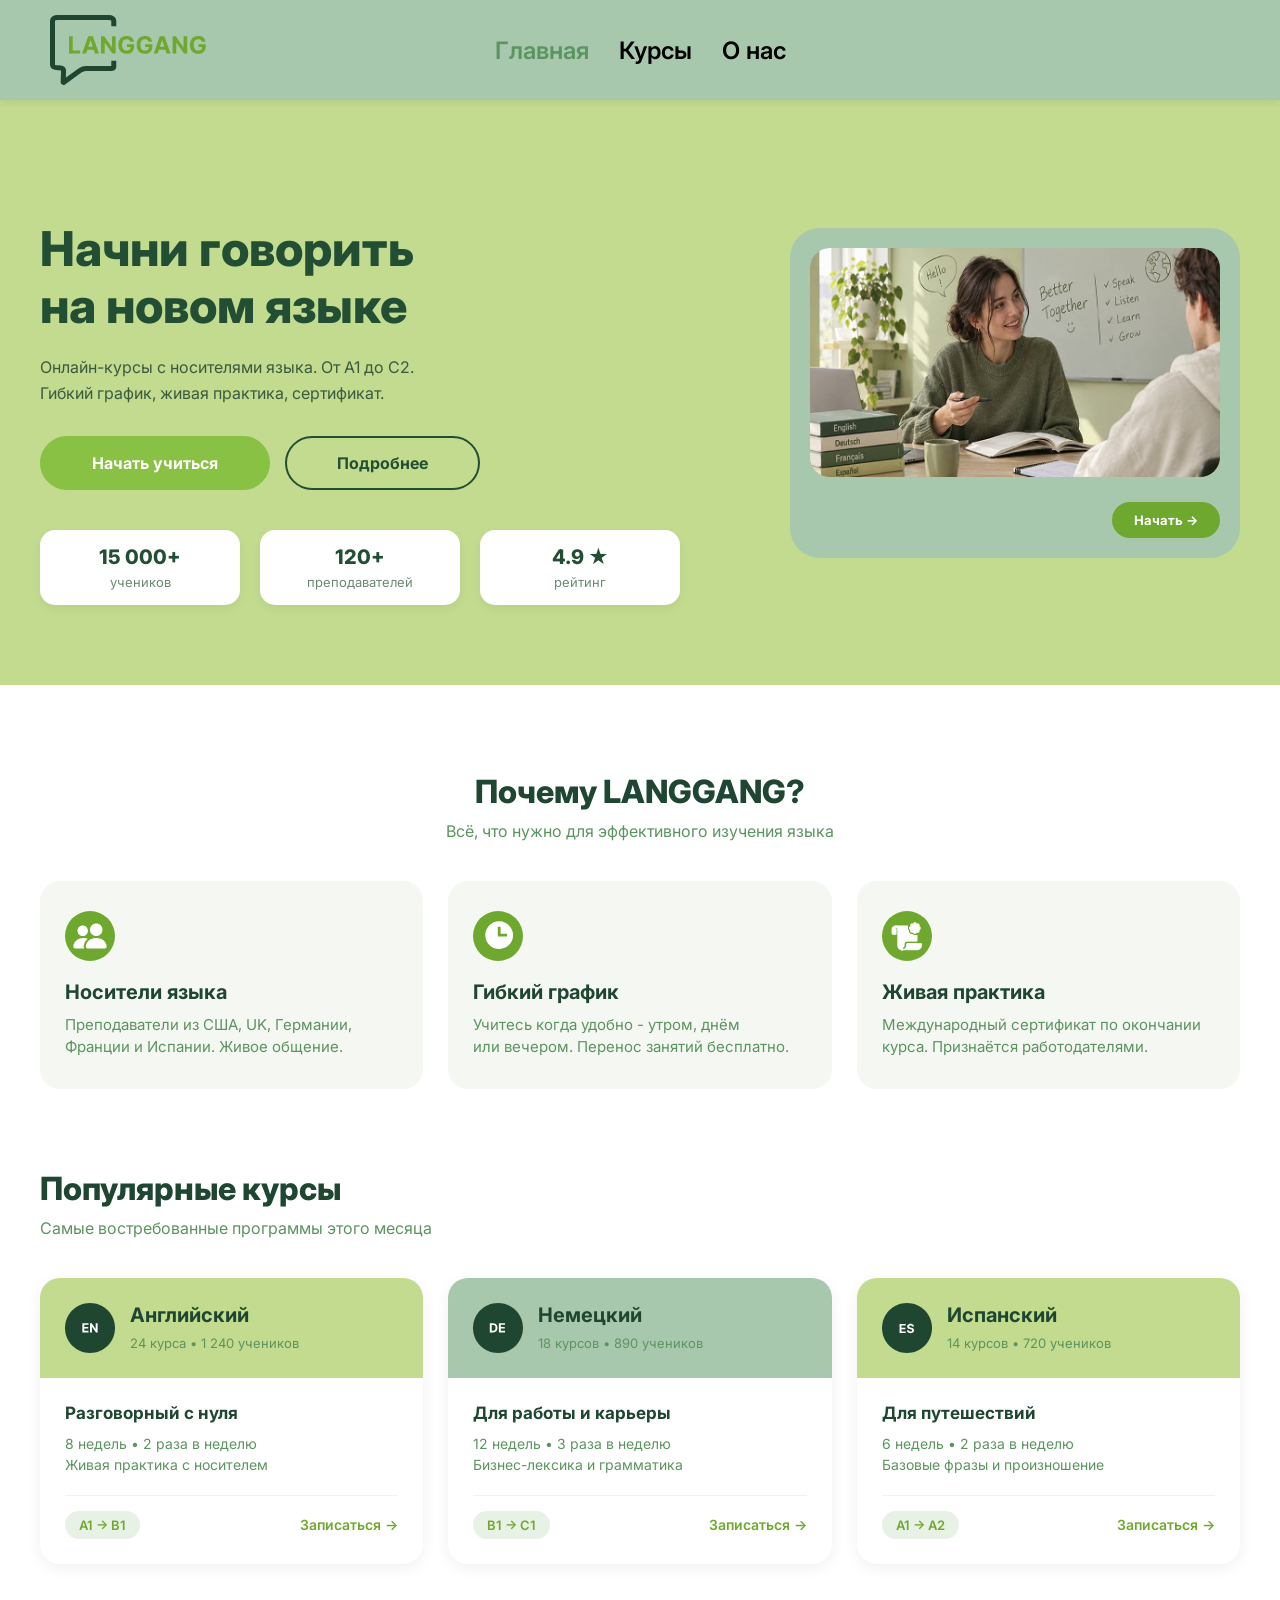
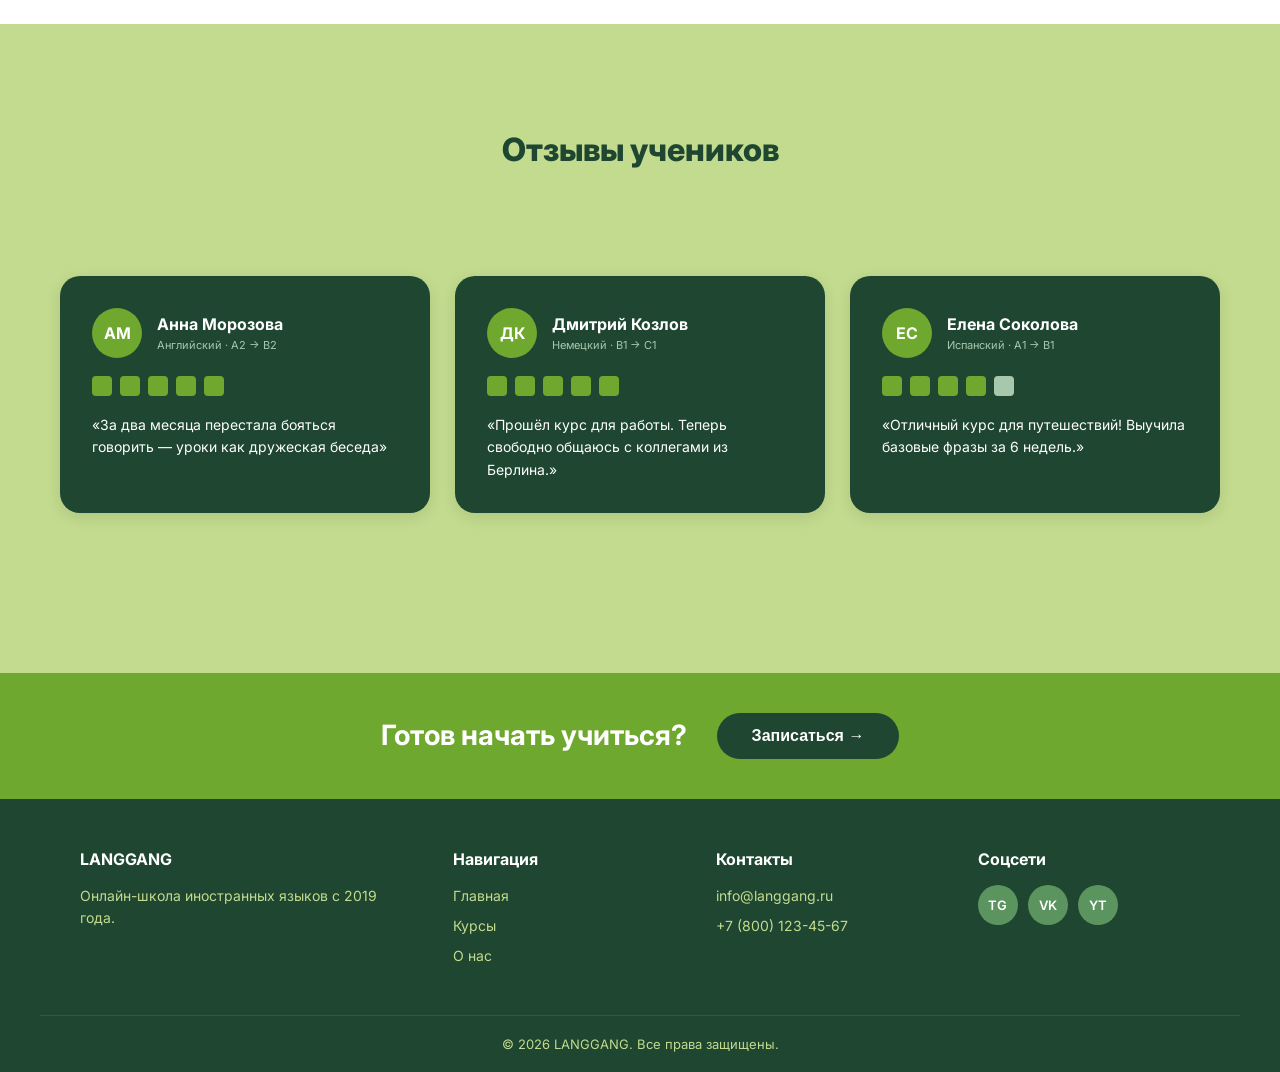
<file: index.html>
<!DOCTYPE html>
<html lang="ru">

<head>
    <meta charset="UTF-8">
    <meta name="viewport" content="width=device-width, initial-scale=1.0">
    <link rel="preconnect" href="https://fonts.googleapis.com">
    <link rel="preconnect" href="https://fonts.gstatic.com" crossorigin>
    <link
        href="https://fonts.googleapis.com/css2?family=Inter:ital,opsz,wght@0,14..32,100..900;1,14..32,100..900&display=swap"
        rel="stylesheet">
    <title>Главная</title>
    <link rel="stylesheet" href="css/style.css">
</head>

<body>
    <header>
        <div class="burger" id="burger">
            <span></span>
            <span></span>
            <span></span>
        </div>
        <div class="logo">
            <span class="logo-icon"></span>
            <img src="img/logo.svg" alt="Логотип">
        </div>
        <nav>
            <ul>
                <li><a href="index.html" class="active">Главная</a></li>
                <li><a href="courses.html">Курсы</a></li>
                <li><a href="about_us.html">О нас</a></li>
            </ul>
        </nav>
    </header>

    <main>
        <section class="banner">
            <div class="container">
                <div class="banner-content">
                    <h1>Начни говорить<br>на новом языке</h1>
                    <p>Онлайн-курсы с носителями языка. От A1 до C2.<br>Гибкий график, живая практика, сертификат.</p>

                    <div class="banner-buttons">
                        <a href="courses.html" class="btn1">Начать учиться</a>
                        <a href="about_us.html" class="btn2">Подробнее</a>
                    </div>

                    <div class="banner-stats">
                        <div class="stat-box">
                            <span class="number">15 000+</span>
                            <span class="label">учеников</span>
                        </div>
                        <div class="stat-box">
                            <span class="number">120+</span>
                            <span class="label">преподавателей</span>
                        </div>
                        <div class="stat-box">
                            <span class="number">4.9 ★</span>
                            <span class="label">рейтинг</span>
                        </div>
                    </div>
                </div>

                <div class="banner-image">
                    <img src="img/1.png" alt="Иллюстрация курса">
                    <a href="courses.html" class="btn-small">Начать &rarr;</a>
                </div>
            </div>
        </section>

        <section class="advantages">

            <div class="title">
                <h2>Почему LANGGANG?</h2>
                <p>Всё, что нужно для эффективного изучения языка</p>
            </div>

            <div class="advantages-container">

                <div class="advantage">
                    <img src="img/language.svg" alt="Преимущество 1">
                    <h3>Носители языка</h3>
                    <p>Преподаватели из США, UK, Германии, <br> Франции и Испании. Живое общение.</p>
                </div>

                <div class="advantage">
                    <img src="img/time.svg" alt="Преимущество 2">
                    <h3>Гибкий график</h3>
                    <p>Учитесь когда удобно - утром, днём <br> или вечером. Перенос занятий бесплатно.</p>
                </div>

                <div class="advantage">
                    <img src="img/sertificate.svg" alt="Преимущество 3">
                    <h3>Живая практика</h3>
                    <p>Международный сертификат по окончании<br>курса. Признаётся работодателями.</p>
                </div>

            </div>

            <div class="container2">

                <div class="title2">
                    <h2>Популярные курсы</h2>
                    <p>Самые востребованные программы этого месяца</p>
                </div>

                <div class="courses-container">

                    <div class="course">
                        <div class="course-header">
                            <img src="img/english.svg" alt="Английский" class="course-icon">
                            <div class="course-title">
                                <h3>Английский</h3>
                                <span>24 курса • 1 240 учеников</span>
                            </div>
                        </div>
                        <div class="course-body">
                            <div class="course-desc">
                                <h4>Разговорный с нуля</h4>
                                <p>8 недель • 2 раза в неделю<br>Живая практика с носителем</p>
                            </div>
                            <div class="course-footer">
                                <span class="level">A1 → B1</span>
                                <a href="courses.html" class="link">Записаться &rarr;</a>
                            </div>
                        </div>
                    </div>

                    <div class="course">
                        <div class="de">
                            <div class="course-header">
                                <img src="img/de.svg" alt="Немецкий" class="course-icon">
                                <div class="course-title">
                                    <h3>Немецкий</h3>
                                    <span>18 курсов • 890 учеников</span>
                                </div>
                            </div>
                        </div>
                        <div class="course-body">
                            <div class="course-desc">
                                <h4>Для работы и карьеры</h4>
                                <p>12 недель • 3 раза в неделю<br>Бизнес-лексика и грамматика</p>
                            </div>
                            <div class="course-footer">
                                <span class="level">B1 → C1</span>
                                <a href="courses.html" class="link">Записаться &rarr;</a>
                            </div>
                        </div>
                    </div>

                    <div class="course">
                        <div class="course-header">
                            <img src="img/es.svg" alt="Испанский" class="course-icon">
                            <div class="course-title">
                                <h3>Испанский</h3>
                                <span>14 курсов • 720 учеников</span>
                            </div>
                        </div>
                        <div class="course-body">
                            <div class="course-desc">
                                <h4>Для путешествий</h4>
                                <p>6 недель • 2 раза в неделю<br>Базовые фразы и произношение</p>
                            </div>
                            <div class="course-footer">
                                <span class="level">A1 → A2</span>
                                <a href="course.html" class="link">Записаться &rarr;</a>
                            </div>
                        </div>
                    </div>

                </div>

            </div>

        </section>


        <section class="reviews">
            <div class="container">
                <h2>Отзывы учеников</h2>

                <div class="reviews">
                    <div class="review-card">
                        <div class="review-header">
                            <div class="avatar">АМ</div>
                            <div class="reviewer-info">
                                <h3>Анна Морозова</h3>
                                <p>Английский · A2 → B2</p>
                            </div>
                        </div>
                        <div class="rating">
                            <span class="square"></span>
                            <span class="square"></span>
                            <span class="square"></span>
                            <span class="square"></span>
                            <span class="square"></span>
                        </div>
                        <p class="text">«За два месяца перестала бояться говорить — уроки как дружеская беседа»</p>
                    </div>

                    <div class="review-card">
                        <div class="review-header">
                            <div class="avatar">ДК</div>
                            <div class="reviewer-info">
                                <h3>Дмитрий Козлов</h3>
                                <p>Немецкий · B1 → C1</p>
                            </div>
                        </div>
                        <div class="rating">
                            <span class="square"></span>
                            <span class="square"></span>
                            <span class="square"></span>
                            <span class="square"></span>
                            <span class="square"></span>
                        </div>
                        <p class="text">«Прошёл курс для работы. Теперь свободно общаюсь с коллегами из Берлина.»</p>
                    </div>

                    <div class="review-card">
                        <div class="review-header">
                            <div class="avatar">ЕС</div>
                            <div class="reviewer-info">
                                <h3>Елена Соколова</h3>
                                <p>Испанский · A1 → B1</p>
                            </div>
                        </div>
                        <div class="rating">
                            <span class="square"></span>
                            <span class="square"></span>
                            <span class="square"></span>
                            <span class="square"></span>
                            <span class=" square square-last"></span>
                        </div>
                        <p class="text">«Отличный курс для путешествий! Выучила базовые фразы за 6 недель.»</p>
                    </div>
                </div>
            </div>
        </section>

        <section class="container-record">
            <div class="text2">
                <h2>Готов начать учиться?</h2>
                <button class="btn-record">Записаться →</button>
            </div>

        </section>
    </main>

    <footer>
        <div class="footer-container">
            <div class="footer-colum footer-info">
                <h3 class="footer-logo">LANGGANG</h3>
                <p>Онлайн-школа иностранных языков с 2019 года.</p>
            </div>

            <div class="footer-colum">
                <h3>Навигация</h3>
                <nav>
                    <ul>
                        <li><a href="index.html">Главная</a></li>
                        <li><a href="courses.html">Курсы</a></li>
                        <li><a href="about_us.html">О нас</a></li>
                    </ul>
                </nav>
            </div>

            <div class="footer-colum">
                <h3>Контакты</h3>
                <ul class="footer-contacts">
                    <li><a href="mailto:info@langgang.ru">info@langgang.ru</a></li>
                    <li><a href="tel:+78001234567">+7 (800) 123-45-67</a></li>
                </ul>
            </div>

            <div class="footer-colum">
                <h3>Соцсети</h3>
                <div class="social-icons">
                    <a href="#" class="social-icon">TG</a>
                    <a href="#" class="social-icon">VK</a>
                    <a href="#" class="social-icon">YT</a>
                </div>
            </div>
        </div>

        <div class="footer-bottom">
            <p>© 2026 LANGGANG. Все права защищены.</p>
        </div>
    </footer>

    <script>
    document.getElementById('burger').onclick = function () {
        document.querySelector('header nav').classList.toggle('open');
    };

    document.querySelectorAll('.footer-colum > h3').forEach(function (h) {
        h.onclick = function () {
            h.parentElement.classList.toggle('open');
        };
    });
</script>
</body>

</html>
</file>
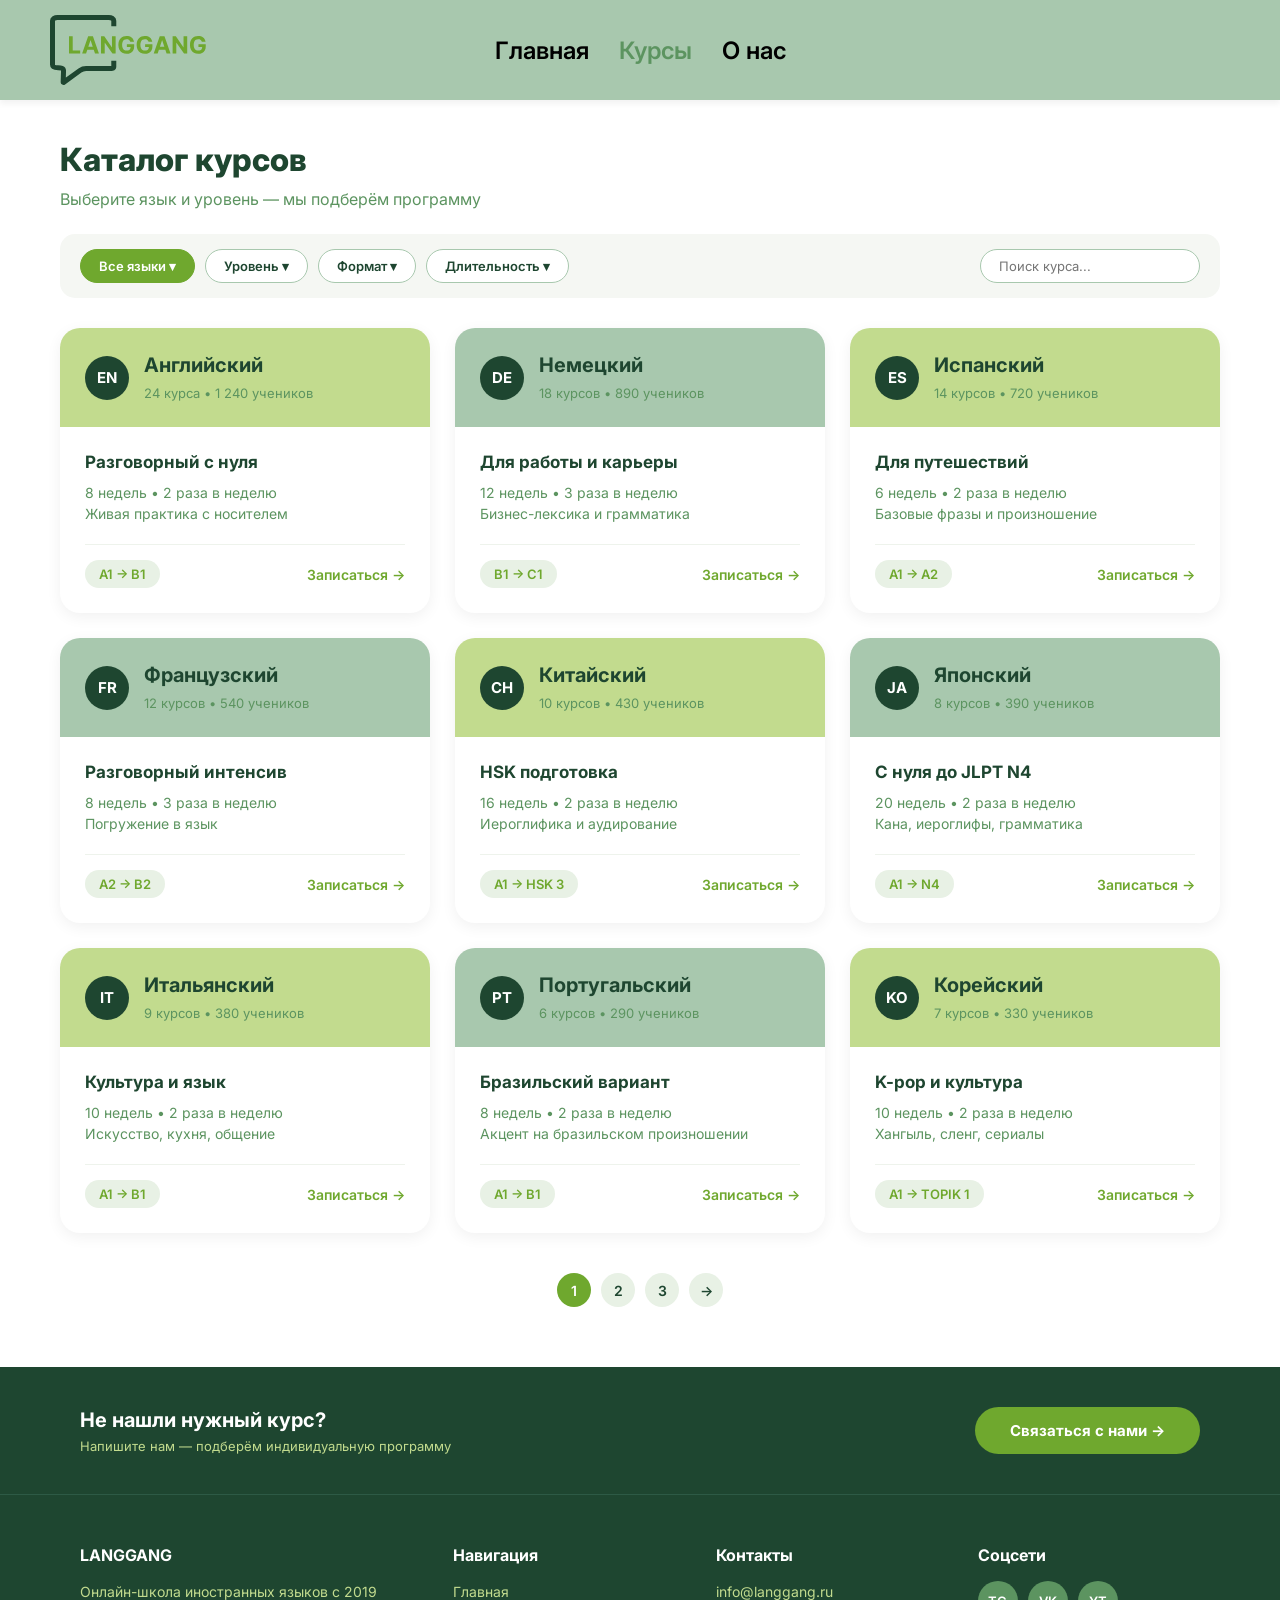
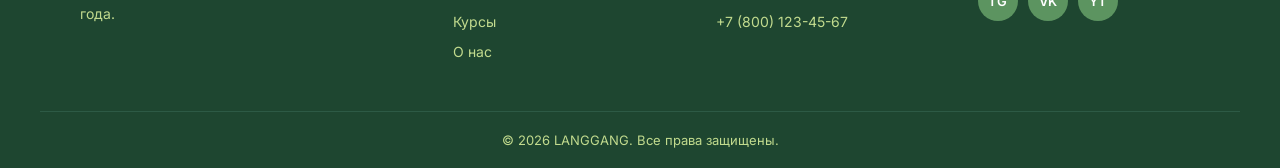
<file: 2.html>
<!DOCTYPE html>
<html lang="en">

<head>
    <meta charset="UTF-8">
    <meta name="viewport" content="width=device-width, initial-scale=1.0">
    <title> Курсы</title>
    <link rel="stylesheet" href="css/style.css">
    <link rel="preconnect" href="https://fonts.googleapis.com">
    <link rel="preconnect" href="https://fonts.gstatic.com" crossorigin>
    <link
        href="https://fonts.googleapis.com/css2?family=Inter:wght@400;500;700&family=Montserrat:wght@400;600;700&display=swap"
        rel="stylesheet">
</head>

<body>
    <header>
        <div class="burger" id="burger">
            <span></span>
            <span></span>
            <span></span>
        </div>
        <div class="logo">
            <span class="logo-icon"></span>
            <img src="img/logo.svg" alt="Логотип">
        </div>
        <nav>
            <ul>
                <li><a href="index.html">Главная</a></li>
                <li><a href="2.html" class="active">Курсы</a></li>
                <li><a href="4.html">О нас</a></li>
            </ul>
        </nav>
    </header>
    <main>
        <section class="catalog">

            <div class="catalog-head">
                <h1>Каталог курсов</h1>
                <p>Выберите язык и уровень — мы подберём программу</p>
            </div>

            <div class="filters">
                <button class="filter-btn active">Все языки ▾</button>
                <button class="filter-btn">Уровень ▾</button>
                <button class="filter-btn">Формат ▾</button>
                <button class="filter-btn">Длительность ▾</button>
                <input class="search" type="text" placeholder="Поиск курса...">
            </div>

            <div class="catalog-list">

                <div class="course">
                    <div class="course-header">
                        <div class="course-badge">EN</div>
                        <div class="course-title">
                            <h3>Английский</h3>
                            <span>24 курса • 1 240 учеников</span>
                        </div>
                    </div>
                    <div class="course-body">
                        <div class="course-desc">
                            <h4>Разговорный с нуля</h4>
                            <p>8 недель • 2 раза в неделю<br>Живая практика с носителем</p>
                        </div>
                        <div class="course-footer">
                            <span class="level">A1 → B1</span>
                            <a href="3.html" class="link">Записаться &rarr;</a>
                        </div>
                    </div>
                </div>

                <div class="course">
                    <div class="course-header">
                        <div class="course-badge">DE</div>
                        <div class="course-title">
                            <h3>Немецкий</h3>
                            <span>18 курсов • 890 учеников</span>
                        </div>
                    </div>
                    <div class="course-body">
                        <div class="course-desc">
                            <h4>Для работы и карьеры</h4>
                            <p>12 недель • 3 раза в неделю<br>Бизнес-лексика и грамматика</p>
                        </div>
                        <div class="course-footer">
                            <span class="level">B1 → C1</span>
                            <a href="#" class="link">Записаться &rarr;</a>
                        </div>
                    </div>
                </div>

                <div class="course">
                    <div class="course-header">
                        <div class="course-badge">ES</div>
                        <div class="course-title">
                            <h3>Испанский</h3>
                            <span>14 курсов • 720 учеников</span>
                        </div>
                    </div>
                    <div class="course-body">
                        <div class="course-desc">
                            <h4>Для путешествий</h4>
                            <p>6 недель • 2 раза в неделю<br>Базовые фразы и произношение</p>
                        </div>
                        <div class="course-footer">
                            <span class="level">A1 → A2</span>
                            <a href="3.html" class="link">Записаться &rarr;</a>
                        </div>
                    </div>
                </div>

                <div class="course">
                    <div class="course-header">
                        <div class="course-badge">FR</div>
                        <div class="course-title">
                            <h3>Французский</h3>
                            <span>12 курсов • 540 учеников</span>
                        </div>
                    </div>
                    <div class="course-body">
                        <div class="course-desc">
                            <h4>Разговорный интенсив</h4>
                            <p>8 недель • 3 раза в неделю<br>Погружение в язык</p>
                        </div>
                        <div class="course-footer">
                            <span class="level">A2 → B2</span>
                            <a href="3.html" class="link">Записаться &rarr;</a>
                        </div>
                    </div>
                </div>

                <div class="course">
                    <div class="course-header">
                        <div class="course-badge">CH</div>
                        <div class="course-title">
                            <h3>Китайский</h3>
                            <span>10 курсов • 430 учеников</span>
                        </div>
                    </div>
                    <div class="course-body">
                        <div class="course-desc">
                            <h4>HSK подготовка</h4>
                            <p>16 недель • 2 раза в неделю<br>Иероглифика и аудирование</p>
                        </div>
                        <div class="course-footer">
                            <span class="level">A1 → HSK 3</span>
                            <a href="3.html" class="link">Записаться &rarr;</a>
                        </div>
                    </div>
                </div>

                <div class="course">
                    <div class="course-header">
                        <div class="course-badge">JA</div>
                        <div class="course-title">
                            <h3>Японский</h3>
                            <span>8 курсов • 390 учеников</span>
                        </div>
                    </div>
                    <div class="course-body">
                        <div class="course-desc">
                            <h4>С нуля до JLPT N4</h4>
                            <p>20 недель • 2 раза в неделю<br>Кана, иероглифы, грамматика</p>
                        </div>
                        <div class="course-footer">
                            <span class="level">A1 → N4</span>
                            <a href="3.html" class="link">Записаться &rarr;</a>
                        </div>
                    </div>
                </div>

                <div class="course">
                    <div class="course-header">
                        <div class="course-badge">IT</div>
                        <div class="course-title">
                            <h3>Итальянский</h3>
                            <span>9 курсов • 380 учеников</span>
                        </div>
                    </div>
                    <div class="course-body">
                        <div class="course-desc">
                            <h4>Культура и язык</h4>
                            <p>10 недель • 2 раза в неделю<br>Искусство, кухня, общение</p>
                        </div>
                        <div class="course-footer">
                            <span class="level">A1 → B1</span>
                            <a href="3.html" class="link">Записаться &rarr;</a>
                        </div>
                    </div>
                </div>

                <div class="course">
                    <div class="course-header">
                        <div class="course-badge">PT</div>
                        <div class="course-title">
                            <h3>Португальский</h3>
                            <span>6 курсов • 290 учеников</span>
                        </div>
                    </div>
                    <div class="course-body">
                        <div class="course-desc">
                            <h4>Бразильский вариант</h4>
                            <p>8 недель • 2 раза в неделю<br>Акцент на бразильском произношении</p>
                        </div>
                        <div class="course-footer">
                            <span class="level">A1 → B1</span>
                            <a href="3.html" class="link">Записаться &rarr;</a>
                        </div>
                    </div>
                </div>

                <div class="course">
                    <div class="course-header">
                        <div class="course-badge">KO</div>
                        <div class="course-title">
                            <h3>Корейский</h3>
                            <span>7 курсов • 330 учеников</span>
                        </div>
                    </div>
                    <div class="course-body">
                        <div class="course-desc">
                            <h4>K-pop и культура</h4>
                            <p>10 недель • 2 раза в неделю<br>Хангыль, сленг, сериалы</p>
                        </div>
                        <div class="course-footer">
                            <span class="level">A1 → TOPIK 1</span>
                            <a href="3.html" class="link">Записаться &rarr;</a>
                        </div>
                    </div>
                </div>

            </div>

            <div class="pagination">
                <a href="#" class="page active">1</a>
                <a href="#" class="page">2</a>
                <a href="#" class="page">3</a>
                <a href="#" class="page">&rarr;</a>
            </div>

        </section>

        <section class="cta">
            <div class="cta-container">
                <div class="cta-text">
                    <h2>Не нашли нужный курс?</h2>
                    <p>Напишите нам — подберём индивидуальную программу</p>
                </div>
                <a href="4.html" class="btn-cta">Связаться с нами &rarr;</a>
            </div>
        </section>
    </main>
    <footer>
        <div class="footer-container">
            <div class="footer-colum footer-info">
                <h3 class="footer-logo">LANGGANG</h3>
                <p>Онлайн-школа иностранных языков с 2019 года.</p>
            </div>

            <div class="footer-colum">
                <h3>Навигация</h3>
                <nav>
                    <ul>
                        <li><a href="index.html">Главная</a></li>
                        <li><a href="2.html">Курсы</a></li>
                        <li><a href="4.html">О нас</a></li>
                    </ul>
                </nav>
            </div>

            <div class="footer-colum">
                <h3>Контакты</h3>
                <ul class="footer-contacts">
                    <li><a href="mailto:info@langgang.ru">info@langgang.ru</a></li>
                    <li><a href="tel:+78001234567">+7 (800) 123-45-67</a></li>
                </ul>
            </div>

            <div class="footer-colum">
                <h3>Соцсети</h3>
                <div class="social-icons">
                    <a href="#" class="social-icon">TG</a>
                    <a href="#" class="social-icon">VK</a>
                    <a href="#" class="social-icon">YT</a>
                </div>
            </div>
        </div>

        <div class="footer-bottom">
            <p>© 2026 LANGGANG. Все права защищены.</p>
        </div>
    </footer>
    <script>
    document.getElementById('burger').onclick = function () {
        document.querySelector('header nav').classList.toggle('open');
    };
</script>
</body>

</html>
</file>
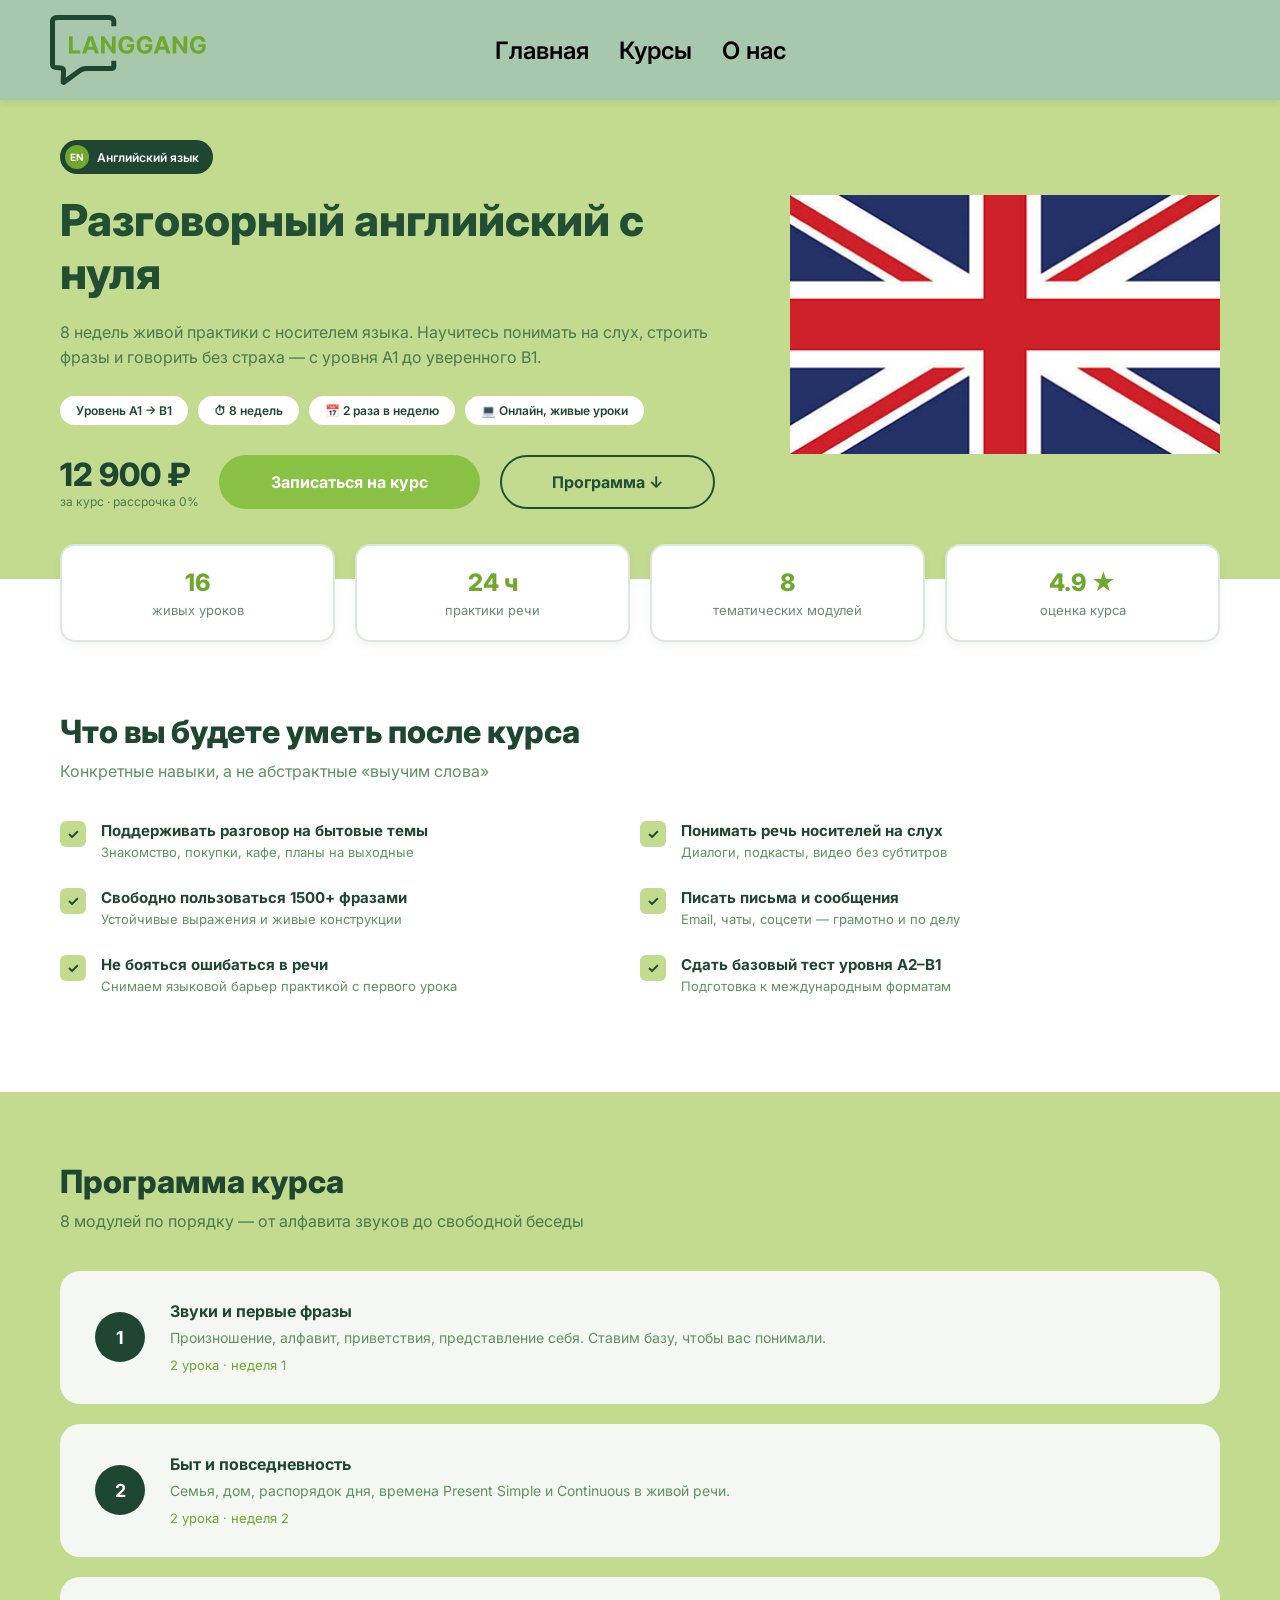
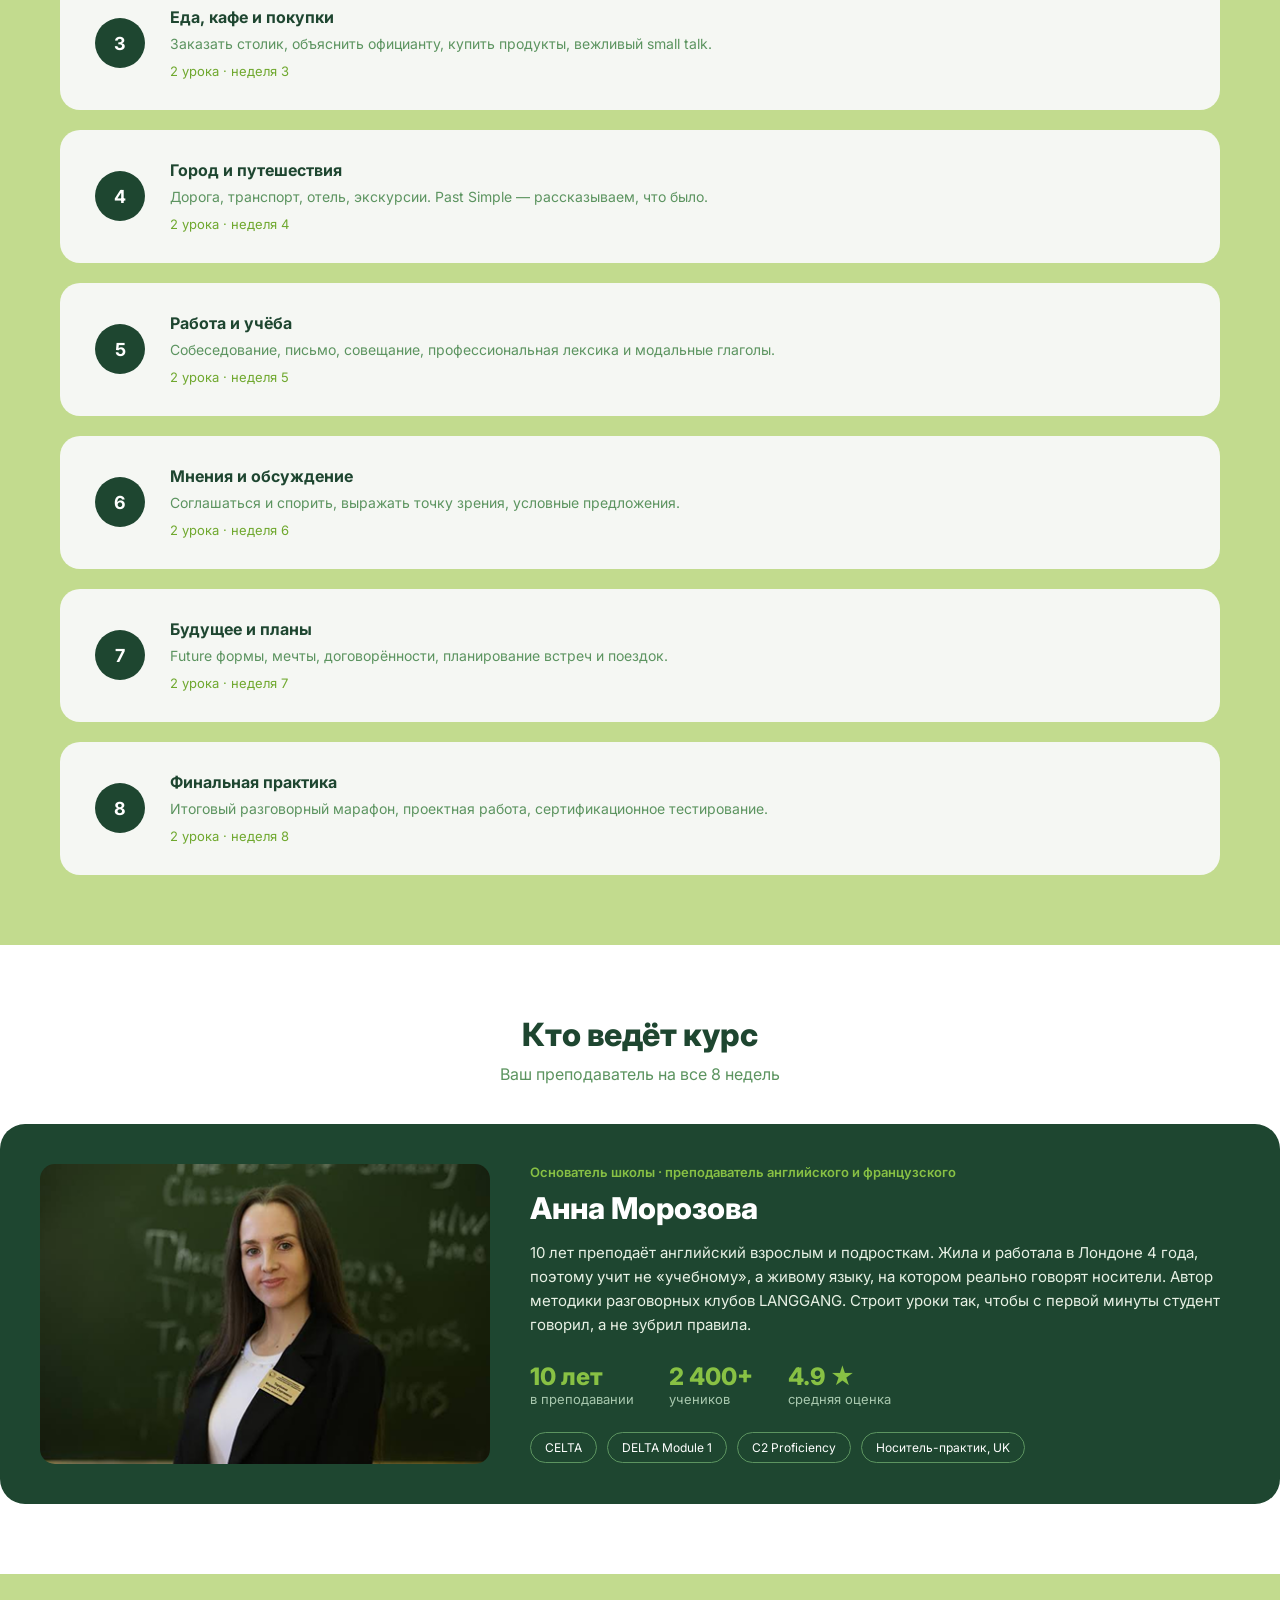
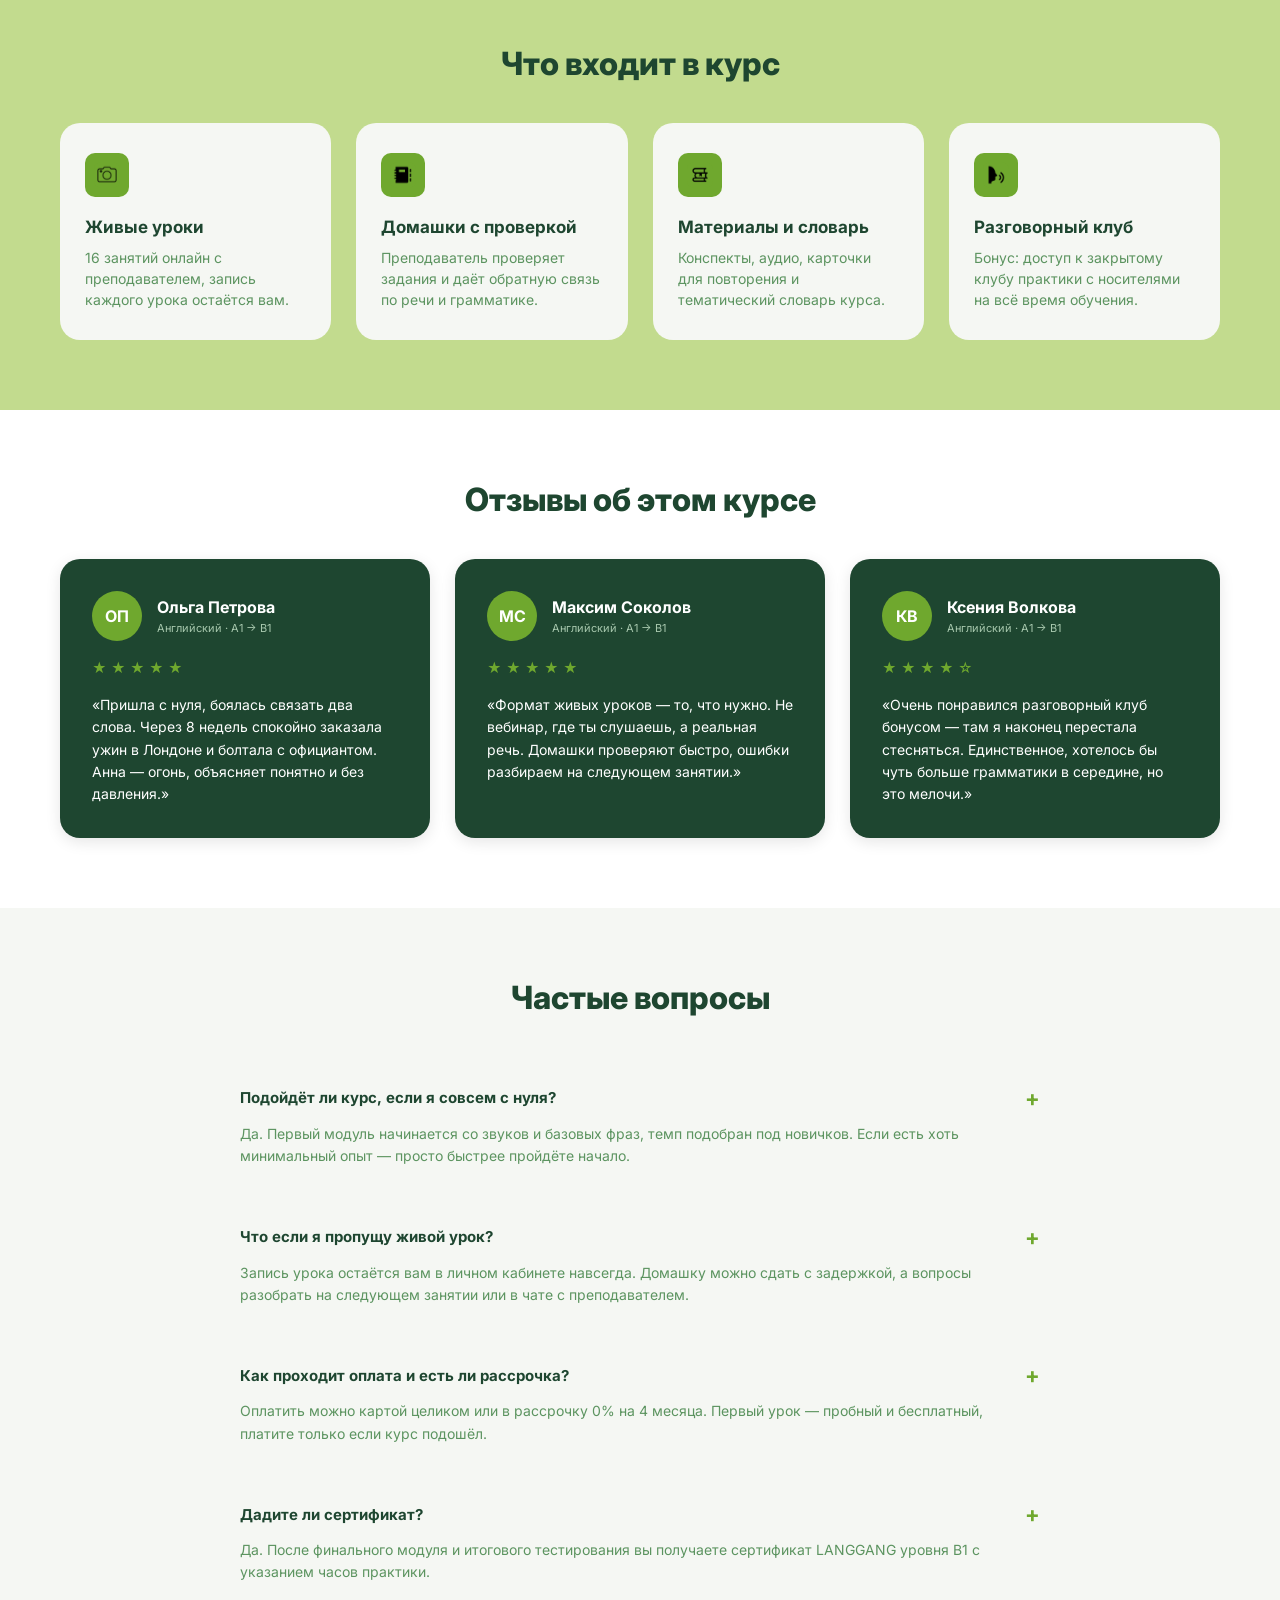
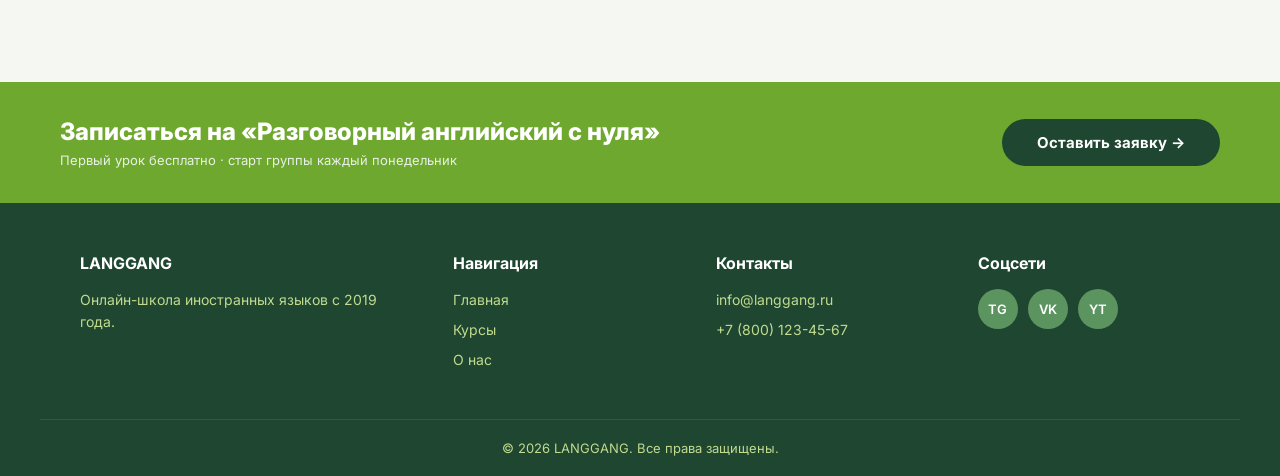
<file: 3.html>
<!DOCTYPE html>
<html lang="en">

<head>
    <meta charset="UTF-8">
    <meta name="viewport" content="width=device-width, initial-scale=1.0">
    <title>Курс</title>
    <link rel="stylesheet" href="css/style.css">
    <link rel="preconnect" href="https://fonts.googleapis.com">
    <link rel="preconnect" href="https://fonts.gstatic.com" crossorigin>
    <link
        href="https://fonts.googleapis.com/css2?family=Inter:wght@400;500;700&family=Montserrat:wght@400;600;700&display=swap"
        rel="stylesheet">
</head>

<body>
    <header>
        <div class="burger" id="burger">
            <span></span>
            <span></span>
            <span></span>
        </div>
        <div class="logo">
            <span class="logo-icon"></span>
            <img src="img/logo.svg" alt="Логотип">
        </div>
        <nav>
            <ul>
                <li><a href="index.html">Главная</a></li>
                <li><a href="2.html">Курсы</a></li>
                <li><a href="4.html">О нас</a></li>
            </ul>
        </nav>
    </header>
    <main>
        <section class="c-hero">
            <div class="c-wrap c-hero-inner">
                <div class="c-hero-text">
                    <div class="c-badge">
                        <span class="c-badge-icon">EN</span>
                        Английский язык
                    </div>
                    <h1>Разговорный английский с нуля</h1>
                    <p>8 недель живой практики с носителем языка. Научитесь понимать на слух, строить фразы и
                        говорить без страха — с уровня A1 до уверенного B1.</p>

                    <div class="c-tags">
                        <span class="c-tag">Уровень A1 → B1</span>
                        <span class="c-tag">⏱ 8 недель</span>
                        <span class="c-tag">📅 2 раза в неделю</span>
                        <span class="c-tag">💻 Онлайн, живые уроки</span>
                    </div>

                    <div class="c-buy">
                        <div class="c-price">
                            <div class="c-price-sum">12 900 ₽</div>
                            <div class="c-price-note">за курс · рассрочка 0%</div>
                        </div>
                        <a href="#" class="btn1">Записаться на курс</a>
                        <a href="#program" class="btn2">Программа ↓</a>
                    </div>
                </div>

                <img class="c-hero-img" src="img/uk.png" alt="Флаг Великобритании">
            </div>
        </section>

        <div class="c-wrap c-stats">
            <div class="c-stat">
                <div class="c-stat-num">16</div>
                <div class="c-stat-label">живых уроков</div>
            </div>
            <div class="c-stat">
                <div class="c-stat-num">24 ч</div>
                <div class="c-stat-label">практики речи</div>
            </div>
            <div class="c-stat">
                <div class="c-stat-num">8</div>
                <div class="c-stat-label">тематических модулей</div>
            </div>
            <div class="c-stat">
                <div class="c-stat-num">4.9 ★</div>
                <div class="c-stat-label">оценка курса</div>
            </div>
        </div>

        <section class="c-section">
            <div class="c-wrap">
                <h2 class="c-title">Что вы будете уметь после курса</h2>
                <p class="c-subtitle">Конкретные навыки, а не абстрактные «выучим слова»</p>

                <div class="c-outcomes">
                    <div class="c-outcome">
                        <span class="c-check">✓</span>
                        <div>
                            <h3>Поддерживать разговор на бытовые темы</h3>
                            <p>Знакомство, покупки, кафе, планы на выходные</p>
                        </div>
                    </div>
                    <div class="c-outcome">
                        <span class="c-check">✓</span>
                        <div>
                            <h3>Понимать речь носителей на слух</h3>
                            <p>Диалоги, подкасты, видео без субтитров</p>
                        </div>
                    </div>
                    <div class="c-outcome">
                        <span class="c-check">✓</span>
                        <div>
                            <h3>Свободно пользоваться 1500+ фразами</h3>
                            <p>Устойчивые выражения и живые конструкции</p>
                        </div>
                    </div>
                    <div class="c-outcome">
                        <span class="c-check">✓</span>
                        <div>
                            <h3>Писать письма и сообщения</h3>
                            <p>Email, чаты, соцсети — грамотно и по делу</p>
                        </div>
                    </div>
                    <div class="c-outcome">
                        <span class="c-check">✓</span>
                        <div>
                            <h3>Не бояться ошибаться в речи</h3>
                            <p>Снимаем языковой барьер практикой с первого урока</p>
                        </div>
                    </div>
                    <div class="c-outcome">
                        <span class="c-check">✓</span>
                        <div>
                            <h3>Сдать базовый тест уровня A2–B1</h3>
                            <p>Подготовка к международным форматам</p>
                        </div>
                    </div>
                </div>
            </div>
        </section>

        <section class="c-section c-green" id="program">
            <div class="c-wrap">
                <h2 class="c-title">Программа курса</h2>
                <p class="c-subtitle">8 модулей по порядку — от алфавита звуков до свободной беседы</p>

                <div class="c-program">
                    <div class="c-module">
                        <div class="c-module-num">1</div>
                        <div>
                            <h3>Звуки и первые фразы</h3>
                            <p>Произношение, алфавит, приветствия, представление себя. Ставим базу, чтобы вас
                                понимали.</p>
                            <span>2 урока · неделя 1</span>
                        </div>
                    </div>
                    <div class="c-module">
                        <div class="c-module-num">2</div>
                        <div>
                            <h3>Быт и повседневность</h3>
                            <p>Семья, дом, распорядок дня, времена Present Simple и Continuous в живой речи.</p>
                            <span>2 урока · неделя 2</span>
                        </div>
                    </div>
                    <div class="c-module">
                        <div class="c-module-num">3</div>
                        <div>
                            <h3>Еда, кафе и покупки</h3>
                            <p>Заказать столик, объяснить официанту, купить продукты, вежливый small talk.</p>
                            <span>2 урока · неделя 3</span>
                        </div>
                    </div>
                    <div class="c-module">
                        <div class="c-module-num">4</div>
                        <div>
                            <h3>Город и путешествия</h3>
                            <p>Дорога, транспорт, отель, экскурсии. Past Simple — рассказываем, что было.</p>
                            <span>2 урока · неделя 4</span>
                        </div>
                    </div>
                    <div class="c-module">
                        <div class="c-module-num">5</div>
                        <div>
                            <h3>Работа и учёба</h3>
                            <p>Собеседование, письмо, совещание, профессиональная лексика и модальные глаголы.</p>
                            <span>2 урока · неделя 5</span>
                        </div>
                    </div>
                    <div class="c-module">
                        <div class="c-module-num">6</div>
                        <div>
                            <h3>Мнения и обсуждение</h3>
                            <p>Соглашаться и спорить, выражать точку зрения, условные предложения.</p>
                            <span>2 урока · неделя 6</span>
                        </div>
                    </div>
                    <div class="c-module">
                        <div class="c-module-num">7</div>
                        <div>
                            <h3>Будущее и планы</h3>
                            <p>Future формы, мечты, договорённости, планирование встреч и поездок.</p>
                            <span>2 урока · неделя 7</span>
                        </div>
                    </div>
                    <div class="c-module">
                        <div class="c-module-num">8</div>
                        <div>
                            <h3>Финальная практика</h3>
                            <p>Итоговый разговорный марафон, проектная работа, сертификационное тестирование.</p>
                            <span>2 урока · неделя 8</span>
                        </div>
                    </div>
                </div>
            </div>
        </section>

        <section class="c-section">
            <div class="c-wrap">
                <h2 class="c-title c-center">Кто ведёт курс</h2>
                <p class="c-subtitle c-center">Ваш преподаватель на все 8 недель</p>
            </div>

            <div class="c-teacher">
                <img src="img/anna.png" alt="Анна Морозова">
                <div class="c-teacher-info">
                    <div class="c-teacher-role">Основатель школы · преподаватель английского и французского</div>
                    <h3>Анна Морозова</h3>
                    <p>10 лет преподаёт английский взрослым и подросткам. Жила и работала в Лондоне 4 года,
                        поэтому учит не «учебному», а живому языку, на котором реально говорят носители. Автор
                        методики разговорных клубов LANGGANG. Строит уроки так, чтобы с первой минуты студент
                        говорил, а не зубрил правила.</p>

                    <div class="c-teacher-stats">
                        <div>
                            <div class="c-teacher-num">10 лет</div>
                            <div class="c-teacher-label">в преподавании</div>
                        </div>
                        <div>
                            <div class="c-teacher-num">2 400+</div>
                            <div class="c-teacher-label">учеников</div>
                        </div>
                        <div>
                            <div class="c-teacher-num">4.9 ★</div>
                            <div class="c-teacher-label">средняя оценка</div>
                        </div>
                    </div>

                    <div class="c-teacher-tags">
                        <span>CELTA</span>
                        <span>DELTA Module 1</span>
                        <span>C2 Proficiency</span>
                        <span>Носитель-практик, UK</span>
                    </div>
                </div>
            </div>
        </section>
        <section class="c-section c-green">
            <div class="c-wrap">
                <h2 class="c-title c-center">Что входит в курс</h2>

                <div class="c-includes">
                    <div class="c-include">
                        <div class="c-icon"><img src="img/photo.svg" alt="Живые уроки"></div>
                        <h3>Живые уроки</h3>
                        <p>16 занятий онлайн с преподавателем, запись каждого урока остаётся вам.</p>
                    </div>
                    <div class="c-include">
                        <div class="c-icon"><img src="img/homework.svg" alt="Домашки с проверкой"></div>
                        <h3>Домашки с проверкой</h3>
                        <p>Преподаватель проверяет задания и даёт обратную связь по речи и грамматике.</p>
                    </div>
                    <div class="c-include">
                        <div class="c-icon"><img src="img/books.svg" alt="Материалы и словарь"></div>
                        <h3>Материалы и словарь</h3>
                        <p>Конспекты, аудио, карточки для повторения и тематический словарь курса.</p>
                    </div>
                    <div class="c-include">
                        <div class="c-icon"><img src="img/speak.svg" alt="Разговорный клуб"></div>
                        <h3>Разговорный клуб</h3>
                        <p>Бонус: доступ к закрытому клубу практики с носителями на всё время обучения.</p>
                    </div>
                </div>
            </div>
        </section>

        <section class="c-section">
            <div class="c-wrap">
                <h2 class="c-title c-center">Отзывы об этом курсе</h2>

                <div class="c-review-list">
                    <div class="review-card">
                        <div class="review-header">
                            <div class="avatar">ОП</div>
                            <div class="reviewer-info">
                                <h3>Ольга Петрова</h3>
                                <p>Английский · A1 → B1</p>
                            </div>
                        </div>
                        <div class="stars">★★★★★</div>
                        <p class="text">«Пришла с нуля, боялась связать два слова. Через 8 недель спокойно заказала
                            ужин в Лондоне и болтала с официантом. Анна — огонь, объясняет понятно и без
                            давления.»</p>
                    </div>

                    <div class="review-card">
                        <div class="review-header">
                            <div class="avatar">МС</div>
                            <div class="reviewer-info">
                                <h3>Максим Соколов</h3>
                                <p>Английский · A1 → B1</p>
                            </div>
                        </div>
                        <div class="stars">★★★★★</div>
                        <p class="text">«Формат живых уроков — то, что нужно. Не вебинар, где ты слушаешь, а
                            реальная речь. Домашки проверяют быстро, ошибки разбираем на следующем занятии.»</p>
                    </div>

                    <div class="review-card">
                        <div class="review-header">
                            <div class="avatar">КВ</div>
                            <div class="reviewer-info">
                                <h3>Ксения Волкова</h3>
                                <p>Английский · A1 → B1</p>
                            </div>
                        </div>
                        <div class="stars">★★★★☆</div>
                        <p class="text">«Очень понравился разговорный клуб бонусом — там я наконец перестала
                            стесняться. Единственное, хотелось бы чуть больше грамматики в середине, но это
                            мелочи.»</p>
                    </div>
                </div>
            </div>
        </section>

        <section class="c-section c-gray">
            <div class="c-wrap">
                <h2 class="c-title c-center">Частые вопросы</h2>

                <div class="c-faq">
                    <details class="c-faq-item" open>
                        <summary>Подойдёт ли курс, если я совсем с нуля?</summary>
                        <p>Да. Первый модуль начинается со звуков и базовых фраз, темп подобран под новичков. Если
                            есть хоть минимальный опыт — просто быстрее пройдёте начало.</p>
                    </details>
                    <details class="c-faq-item" open>
                        <summary>Что если я пропущу живой урок?</summary>
                        <p>Запись урока остаётся вам в личном кабинете навсегда. Домашку можно сдать с задержкой, а
                            вопросы разобрать на следующем занятии или в чате с преподавателем.</p>
                    </details>
                    <details class="c-faq-item" open>
                        <summary>Как проходит оплата и есть ли рассрочка?</summary>
                        <p>Оплатить можно картой целиком или в рассрочку 0% на 4 месяца. Первый урок — пробный и
                            бесплатный, платите только если курс подошёл.</p>
                    </details>
                    <details class="c-faq-item" open>
                        <summary>Дадите ли сертификат?</summary>
                        <p>Да. После финального модуля и итогового тестирования вы получаете сертификат LANGGANG
                            уровня B1 с указанием часов практики.</p>
                    </details>
                </div>
            </div>
        </section>

        <section class="c-cta">
            <div class="c-wrap c-cta-inner">
                <div>
                    <h2>Записаться на «Разговорный английский с нуля»</h2>
                    <p>Первый урок бесплатно · старт группы каждый понедельник</p>
                </div>
                <a href="#" class="c-cta-btn">Оставить заявку →</a>
            </div>
        </section>


    </main>
    <footer>
        <div class="footer-container">
            <div class="footer-colum footer-info">
                <h3 class="footer-logo">LANGGANG</h3>
                <p>Онлайн-школа иностранных языков с 2019 года.</p>
            </div>

            <div class="footer-colum">
                <h3>Навигация</h3>
                <nav>
                    <ul>
                        <li><a href="index.html">Главная</a></li>
                        <li><a href="2.html">Курсы</a></li>
                        <li><a href="4.html">О нас</a></li>
                    </ul>
                </nav>
            </div>

            <div class="footer-colum">
                <h3>Контакты</h3>
                <ul class="footer-contacts">
                    <li><a href="mailto:info@langgang.ru">info@langgang.ru</a></li>
                    <li><a href="tel:+78001234567">+7 (800) 123-45-67</a></li>
                </ul>
            </div>

            <div class="footer-colum">
                <h3>Соцсети</h3>
                <div class="social-icons">
                    <a href="#" class="social-icon">TG</a>
                    <a href="#" class="social-icon">VK</a>
                    <a href="#" class="social-icon">YT</a>
                </div>
            </div>
        </div>

        <div class="footer-bottom">
            <p>© 2026 LANGGANG. Все права защищены.</p>
        </div>
    </footer>
    <script>
    document.getElementById('burger').onclick = function () {
        document.querySelector('header nav').classList.toggle('open');
    };
</script>
</body>

</html>
</file>
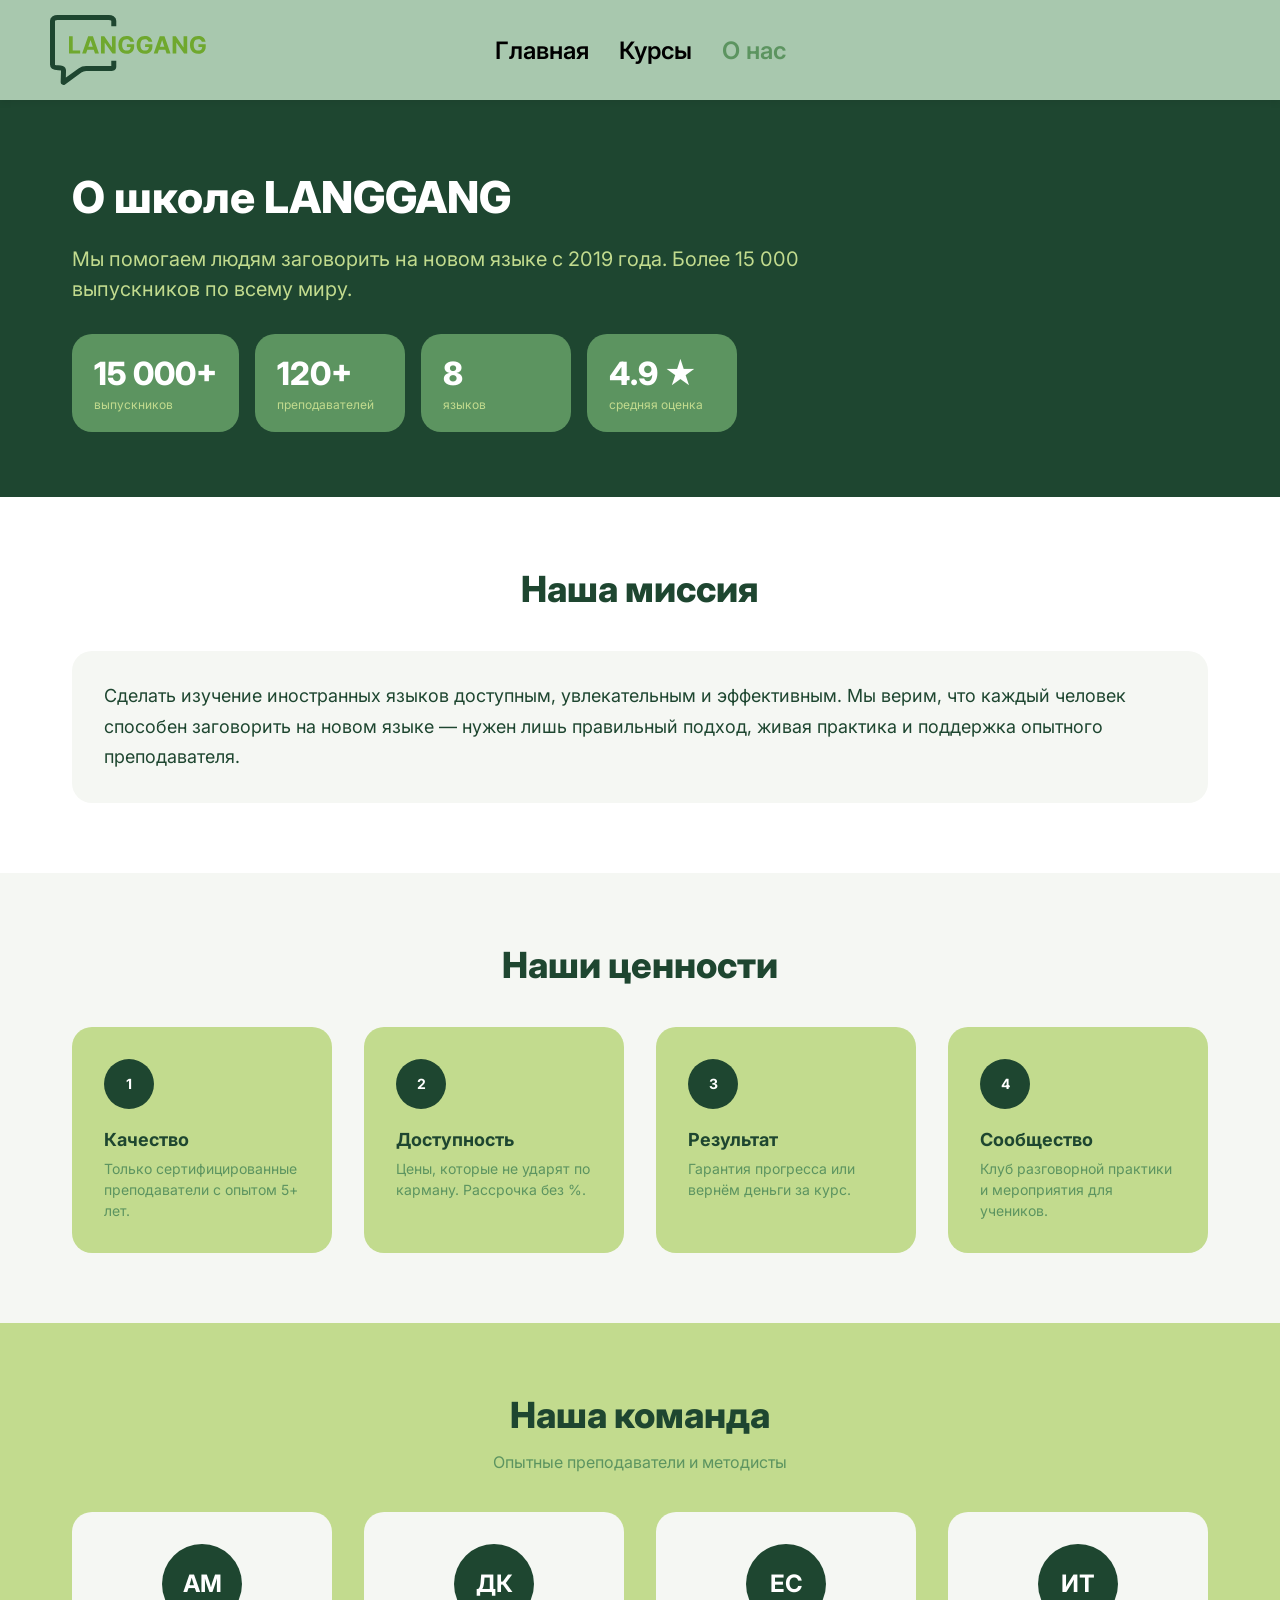
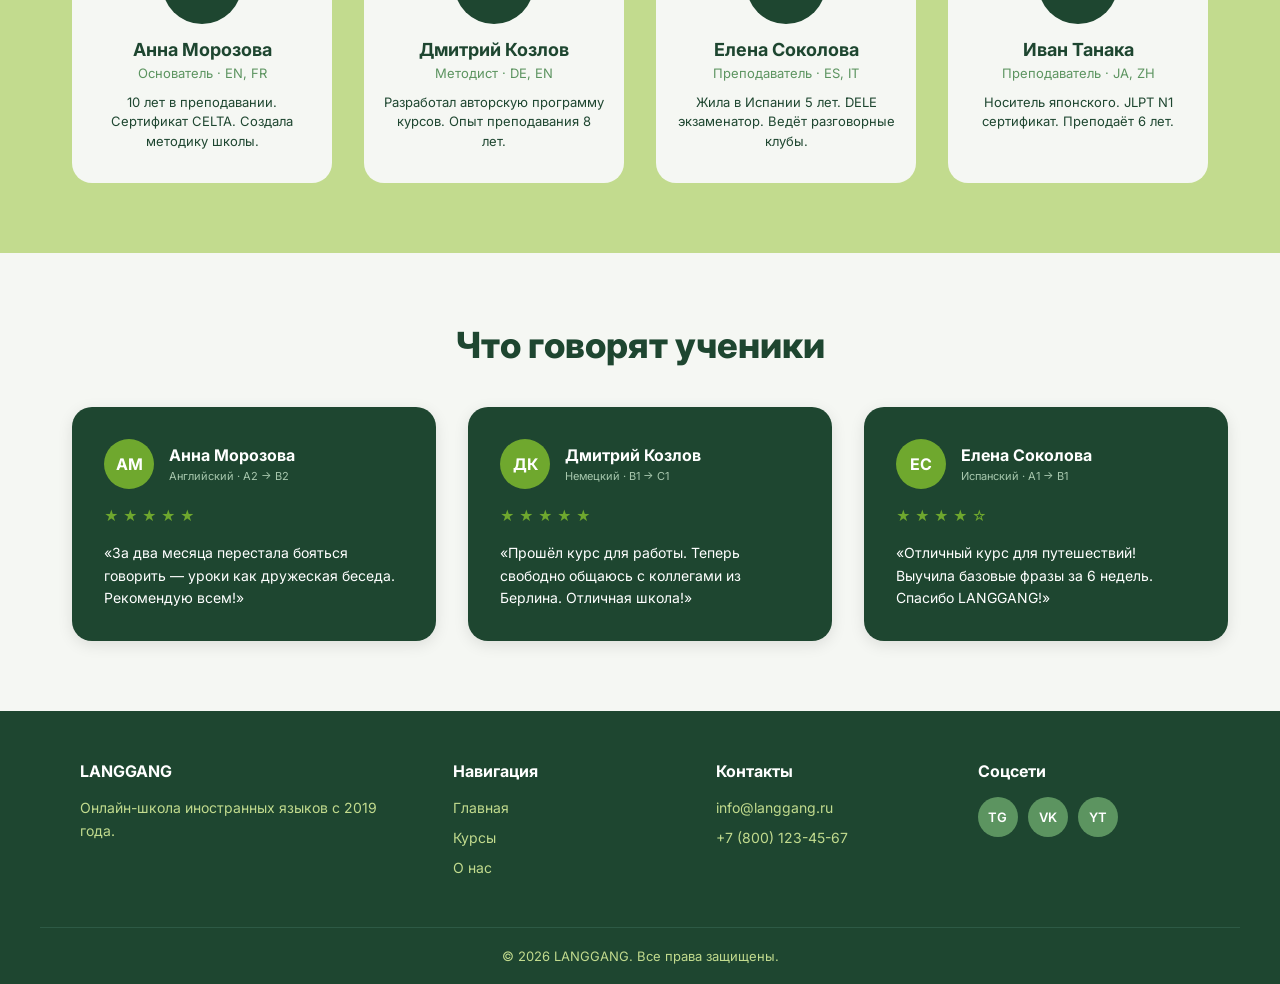
<file: 4.html>
<!DOCTYPE html>
<html lang="en">

<head>
    <meta charset="UTF-8">
    <meta name="viewport" content="width=device-width, initial-scale=1.0">
    <title>О нас</title>
    <link rel="stylesheet" href="css/style.css">
    <link rel="preconnect" href="https://fonts.googleapis.com">
    <link rel="preconnect" href="https://fonts.gstatic.com" crossorigin>
    <link
        href="https://fonts.googleapis.com/css2?family=Inter:wght@400;500;700&family=Montserrat:wght@400;600;700&display=swap"
        rel="stylesheet">
</head>

<body>
    <header>
        <div class="burger" id="burger">
            <span></span>
            <span></span>
            <span></span>
        </div>
        <div class="logo">
            <span class="logo-icon"></span>
            <img src="img/logo.svg" alt="Логотип">
        </div>
        <nav>
            <ul>
                <li><a href="index.html">Главная</a></li>
                <li><a href="2.html">Курсы</a></li>
                <li><a href="4.html" class="active">О нас</a></li>
            </ul>
        </nav>
    </header>
    <main>
        <section class="about-hero">
            <div class="wrap">
                <h1>О школе LANGGANG</h1>
                <p>Мы помогаем людям заговорить на новом языке с 2019 года. Более 15 000 выпускников по всему
                    миру.</p>

                <div class="hero-stats">
                    <div class="hero-stat">
                        <div class="hero-stat-num">15 000+</div>
                        <div class="hero-stat-label">выпускников</div>
                    </div>
                    <div class="hero-stat">
                        <div class="hero-stat-num">120+</div>
                        <div class="hero-stat-label">преподавателей</div>
                    </div>
                    <div class="hero-stat">
                        <div class="hero-stat-num">8</div>
                        <div class="hero-stat-label">языков</div>
                    </div>
                    <div class="hero-stat">
                        <div class="hero-stat-num">4.9 ★</div>
                        <div class="hero-stat-label">средняя оценка</div>
                    </div>
                </div>
            </div>
        </section>

        <section class="mission">
            <div class="wrap">
                <h2 class="section-title">Наша миссия</h2>
                <div class="mission-box">
                    <p>Сделать изучение иностранных языков доступным, увлекательным и эффективным. Мы верим, что
                        каждый человек способен заговорить на новом языке — нужен лишь правильный подход, живая
                        практика и поддержка опытного преподавателя.</p>
                </div>
            </div>
        </section>

        <section class="values">
            <div class="wrap">
                <h2 class="section-title">Наши ценности</h2>

                <div class="values-list">
                    <div class="value-card">
                        <div class="value-num">1</div>
                        <h3>Качество</h3>
                        <p>Только сертифицированные преподаватели с опытом 5+ лет.</p>
                    </div>
                    <div class="value-card">
                        <div class="value-num">2</div>
                        <h3>Доступность</h3>
                        <p>Цены, которые не ударят по карману. Рассрочка без %.</p>
                    </div>
                    <div class="value-card">
                        <div class="value-num">3</div>
                        <h3>Результат</h3>
                        <p>Гарантия прогресса или вернём деньги за курс.</p>
                    </div>
                    <div class="value-card">
                        <div class="value-num">4</div>
                        <h3>Сообщество</h3>
                        <p>Клуб разговорной практики и мероприятия для учеников.</p>
                    </div>
                </div>
            </div>
        </section>

        <section class="team">
            <div class="wrap">
                <h2 class="section-title">Наша команда</h2>
                <p class="section-subtitle">Опытные преподаватели и методисты</p>

                <div class="team-list">
                    <div class="team-card">
                        <div class="team-avatar">АМ</div>
                        <h3>Анна Морозова</h3>
                        <span>Основатель · EN, FR</span>
                        <p>10 лет в преподавании. Сертификат CELTA. Создала методику школы.</p>
                    </div>
                    <div class="team-card">
                        <div class="team-avatar">ДК</div>
                        <h3>Дмитрий Козлов</h3>
                        <span>Методист · DE, EN</span>
                        <p>Разработал авторскую программу курсов. Опыт преподавания 8 лет.</p>
                    </div>
                    <div class="team-card">
                        <div class="team-avatar">ЕС</div>
                        <h3>Елена Соколова</h3>
                        <span>Преподаватель · ES, IT</span>
                        <p>Жила в Испании 5 лет. DELE экзаменатор. Ведёт разговорные клубы.</p>
                    </div>
                    <div class="team-card">
                        <div class="team-avatar">ИТ</div>
                        <h3>Иван Танака</h3>
                        <span>Преподаватель · JA, ZH</span>
                        <p>Носитель японского. JLPT N1 сертификат. Преподаёт 6 лет.</p>
                    </div>
                </div>
            </div>
        </section>

        <section class="students">
            <div class="wrap">
                <h2 class="section-title">Что говорят ученики</h2>

                <div class="students-list">
                    <div class="review-card">
                        <div class="review-header">
                            <div class="avatar">АМ</div>
                            <div class="reviewer-info">
                                <h3>Анна Морозова</h3>
                                <p>Английский · A2 → B2</p>
                            </div>
                        </div>
                        <div class="stars">★★★★★</div>
                        <p class="text">«За два месяца перестала бояться говорить — уроки как дружеская беседа.
                            Рекомендую всем!»</p>
                    </div>

                    <div class="review-card">
                        <div class="review-header">
                            <div class="avatar">ДК</div>
                            <div class="reviewer-info">
                                <h3>Дмитрий Козлов</h3>
                                <p>Немецкий · B1 → C1</p>
                            </div>
                        </div>
                        <div class="stars">★★★★★</div>
                        <p class="text">«Прошёл курс для работы. Теперь свободно общаюсь с коллегами из Берлина.
                            Отличная школа!»</p>
                    </div>

                    <div class="review-card">
                        <div class="review-header">
                            <div class="avatar">ЕС</div>
                            <div class="reviewer-info">
                                <h3>Елена Соколова</h3>
                                <p>Испанский · A1 → B1</p>
                            </div>
                        </div>
                        <div class="stars">★★★★☆</div>
                        <p class="text">«Отличный курс для путешествий! Выучила базовые фразы за 6 недель.
                            Спасибо LANGGANG!»</p>
                    </div>
                </div>
            </div>
        </section>
    </main>
    <footer>
        <div class="footer-container">
            <div class="footer-colum footer-info">
                <h3 class="footer-logo">LANGGANG</h3>
                <p>Онлайн-школа иностранных языков с 2019 года.</p>
            </div>

            <div class="footer-colum">
                <h3>Навигация</h3>
                <nav>
                    <ul>
                        <li><a href="index.html">Главная</a></li>
                        <li><a href="2.html">Курсы</a></li>
                        <li><a href="4.html" class="active">О нас</a></li>
                    </ul>
                </nav>
            </div>

            <div class="footer-colum">
                <h3>Контакты</h3>
                <ul class="footer-contacts">
                    <li><a href="mailto:info@langgang.ru">info@langgang.ru</a></li>
                    <li><a href="tel:+78001234567">+7 (800) 123-45-67</a></li>
                </ul>
            </div>

            <div class="footer-colum">
                <h3>Соцсети</h3>
                <div class="social-icons">
                    <a href="#" class="social-icon">TG</a>
                    <a href="#" class="social-icon">VK</a>
                    <a href="#" class="social-icon">YT</a>
                </div>
            </div>
        </div>

        <div class="footer-bottom">
            <p>© 2026 LANGGANG. Все права защищены.</p>
        </div>
    </footer>

    <script>
    document.getElementById('burger').onclick = function () {
        document.querySelector('header nav').classList.toggle('open');
    };
</script>

</body>

</html>
</file>
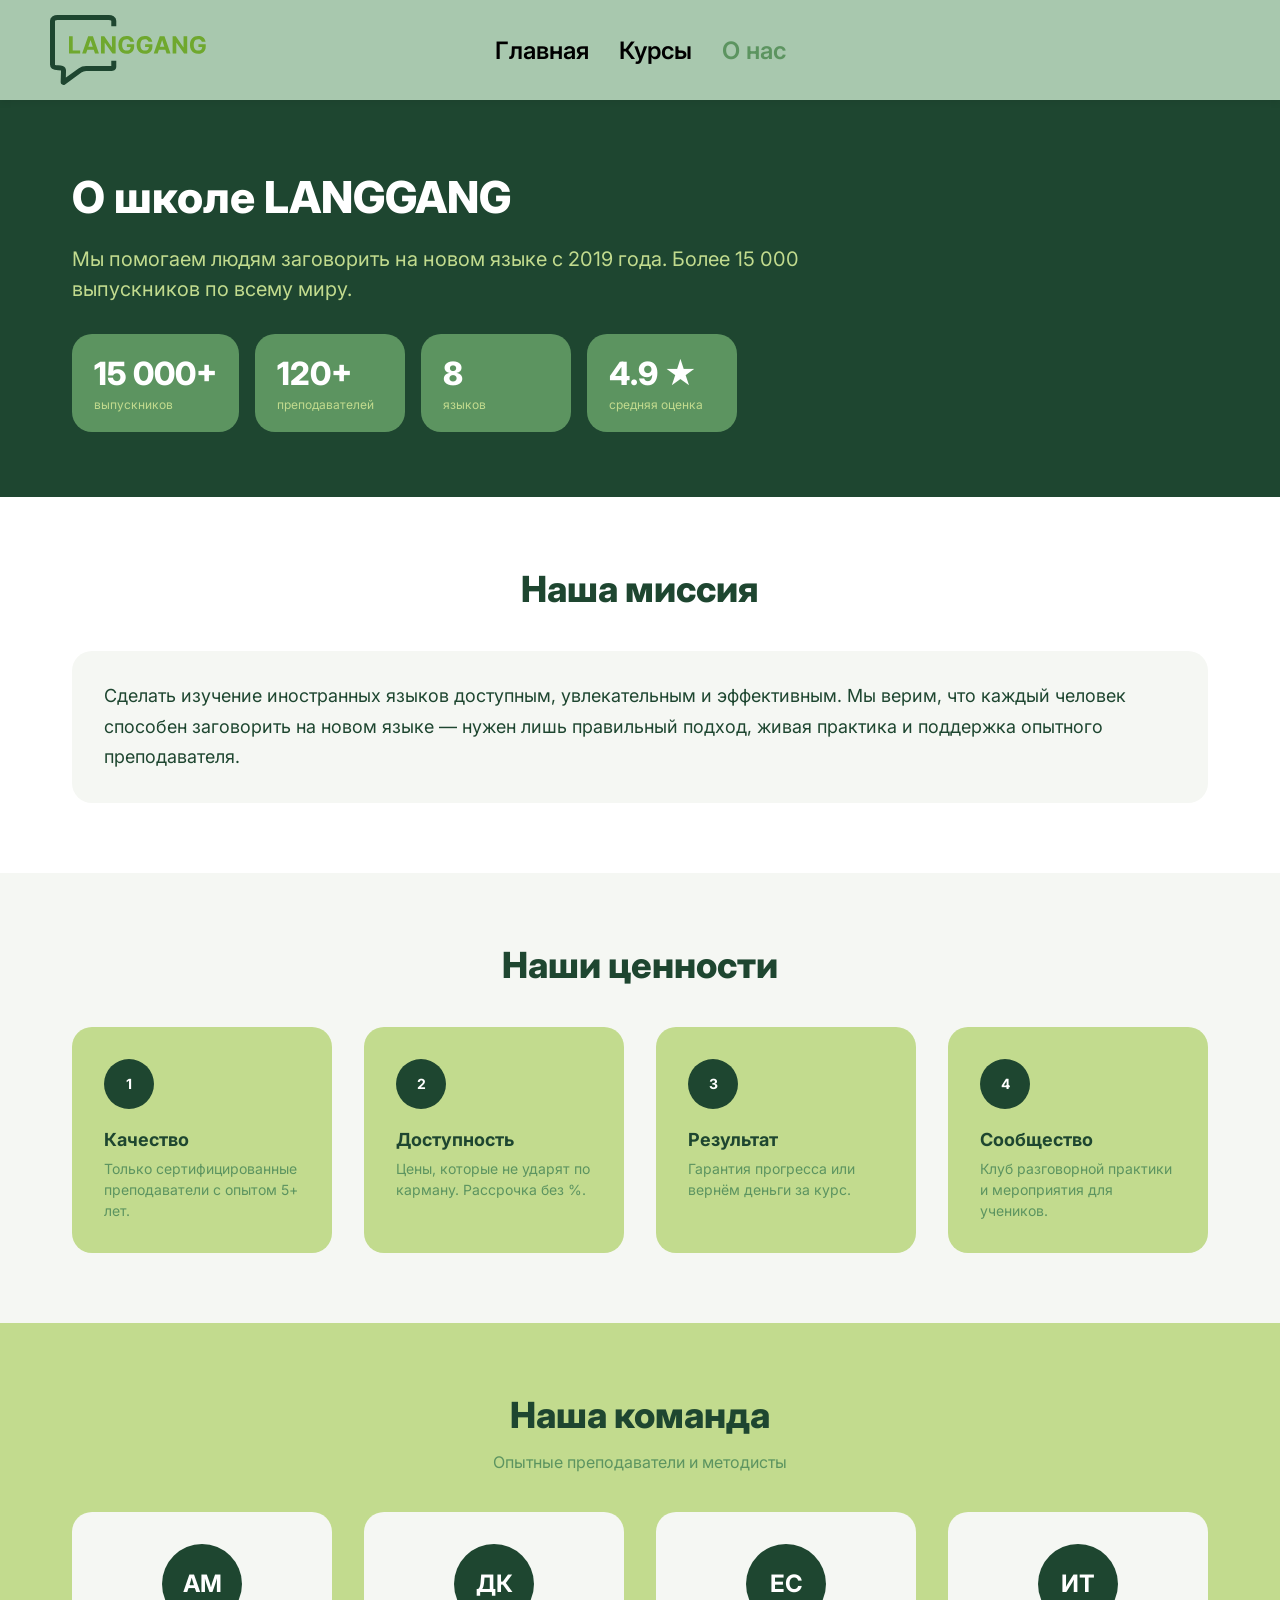
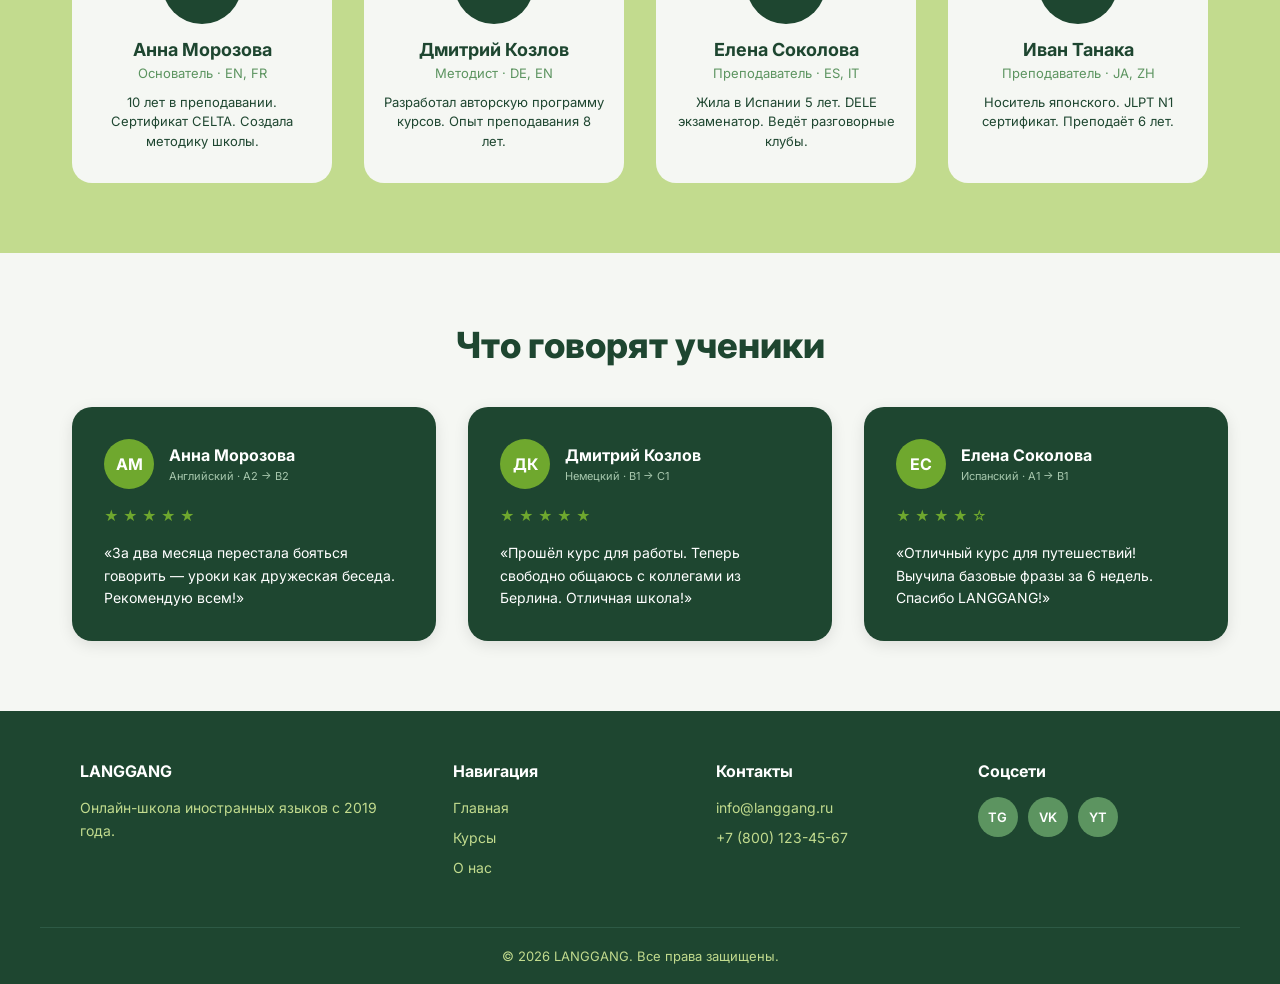
<file: about_us.html>
<!DOCTYPE html>
<html lang="ru">

<head>
    <meta charset="UTF-8">
    <meta name="viewport" content="width=device-width, initial-scale=1.0">
    <title>О нас</title>
    <link rel="stylesheet" href="css/style.css">
    <link rel="preconnect" href="https://fonts.googleapis.com">
    <link rel="preconnect" href="https://fonts.gstatic.com" crossorigin>
    <link
        href="https://fonts.googleapis.com/css2?family=Inter:wght@400;500;700&family=Montserrat:wght@400;600;700&display=swap"
        rel="stylesheet">
</head>

<body>
    <header>
        <div class="burger" id="burger">
            <span></span>
            <span></span>
            <span></span>
        </div>
        <div class="logo">
            <span class="logo-icon"></span>
            <img src="img/logo.svg" alt="Логотип">
        </div>
        <nav>
            <ul>
                <li><a href="index.html">Главная</a></li>
                <li><a href="courses.html">Курсы</a></li>
                <li><a href="about_us.html" class="active">О нас</a></li>
            </ul>
        </nav>
    </header>
    <main>
        <section class="about-hero">
            <div class="wrap">
                <h1>О школе LANGGANG</h1>
                <p>Мы помогаем людям заговорить на новом языке с 2019 года. Более 15 000 выпускников по всему
                    миру.</p>

                <div class="hero-stats">
                    <div class="hero-stat">
                        <div class="hero-stat-num">15 000+</div>
                        <div class="hero-stat-label">выпускников</div>
                    </div>
                    <div class="hero-stat">
                        <div class="hero-stat-num">120+</div>
                        <div class="hero-stat-label">преподавателей</div>
                    </div>
                    <div class="hero-stat">
                        <div class="hero-stat-num">8</div>
                        <div class="hero-stat-label">языков</div>
                    </div>
                    <div class="hero-stat">
                        <div class="hero-stat-num">4.9 ★</div>
                        <div class="hero-stat-label">средняя оценка</div>
                    </div>
                </div>
            </div>
        </section>

        <section class="mission">
            <div class="wrap">
                <h2 class="section-title">Наша миссия</h2>
                <div class="mission-box">
                    <p>Сделать изучение иностранных языков доступным, увлекательным и эффективным. Мы верим, что
                        каждый человек способен заговорить на новом языке — нужен лишь правильный подход, живая
                        практика и поддержка опытного преподавателя.</p>
                </div>
            </div>
        </section>

        <section class="values">
            <div class="wrap">
                <h2 class="section-title">Наши ценности</h2>

                <div class="values-list">
                    <div class="value-card">
                        <div class="value-num">1</div>
                        <h3>Качество</h3>
                        <p>Только сертифицированные преподаватели с опытом 5+ лет.</p>
                    </div>
                    <div class="value-card">
                        <div class="value-num">2</div>
                        <h3>Доступность</h3>
                        <p>Цены, которые не ударят по карману. Рассрочка без %.</p>
                    </div>
                    <div class="value-card">
                        <div class="value-num">3</div>
                        <h3>Результат</h3>
                        <p>Гарантия прогресса или вернём деньги за курс.</p>
                    </div>
                    <div class="value-card">
                        <div class="value-num">4</div>
                        <h3>Сообщество</h3>
                        <p>Клуб разговорной практики и мероприятия для учеников.</p>
                    </div>
                </div>
            </div>
        </section>

        <section class="team">
            <div class="wrap">
                <h2 class="section-title">Наша команда</h2>
                <p class="section-subtitle">Опытные преподаватели и методисты</p>

                <div class="team-list">
                    <div class="team-card">
                        <div class="team-avatar">АМ</div>
                        <h3>Анна Морозова</h3>
                        <span>Основатель · EN, FR</span>
                        <p>10 лет в преподавании. Сертификат CELTA. Создала методику школы.</p>
                    </div>
                    <div class="team-card">
                        <div class="team-avatar">ДК</div>
                        <h3>Дмитрий Козлов</h3>
                        <span>Методист · DE, EN</span>
                        <p>Разработал авторскую программу курсов. Опыт преподавания 8 лет.</p>
                    </div>
                    <div class="team-card">
                        <div class="team-avatar">ЕС</div>
                        <h3>Елена Соколова</h3>
                        <span>Преподаватель · ES, IT</span>
                        <p>Жила в Испании 5 лет. DELE экзаменатор. Ведёт разговорные клубы.</p>
                    </div>
                    <div class="team-card">
                        <div class="team-avatar">ИТ</div>
                        <h3>Иван Танака</h3>
                        <span>Преподаватель · JA, ZH</span>
                        <p>Носитель японского. JLPT N1 сертификат. Преподаёт 6 лет.</p>
                    </div>
                </div>
            </div>
        </section>

        <section class="students">
            <div class="wrap">
                <h2 class="section-title">Что говорят ученики</h2>

                <div class="students-list">
                    <div class="review-card">
                        <div class="review-header">
                            <div class="avatar">АМ</div>
                            <div class="reviewer-info">
                                <h3>Анна Морозова</h3>
                                <p>Английский · A2 → B2</p>
                            </div>
                        </div>
                        <div class="stars">★★★★★</div>
                        <p class="text">«За два месяца перестала бояться говорить — уроки как дружеская беседа.
                            Рекомендую всем!»</p>
                    </div>

                    <div class="review-card">
                        <div class="review-header">
                            <div class="avatar">ДК</div>
                            <div class="reviewer-info">
                                <h3>Дмитрий Козлов</h3>
                                <p>Немецкий · B1 → C1</p>
                            </div>
                        </div>
                        <div class="stars">★★★★★</div>
                        <p class="text">«Прошёл курс для работы. Теперь свободно общаюсь с коллегами из Берлина.
                            Отличная школа!»</p>
                    </div>

                    <div class="review-card">
                        <div class="review-header">
                            <div class="avatar">ЕС</div>
                            <div class="reviewer-info">
                                <h3>Елена Соколова</h3>
                                <p>Испанский · A1 → B1</p>
                            </div>
                        </div>
                        <div class="stars">★★★★☆</div>
                        <p class="text">«Отличный курс для путешествий! Выучила базовые фразы за 6 недель.
                            Спасибо LANGGANG!»</p>
                    </div>
                </div>
            </div>
        </section>
    </main>
    <footer>
        <div class="footer-container">
            <div class="footer-colum footer-info">
                <h3 class="footer-logo">LANGGANG</h3>
                <p>Онлайн-школа иностранных языков с 2019 года.</p>
            </div>

            <div class="footer-colum">
                <h3>Навигация</h3>
                <nav>
                    <ul>
                        <li><a href="index.html">Главная</a></li>
                        <li><a href="courses.html">Курсы</a></li>
                        <li><a href="about_us.html" class="active">О нас</a></li>
                    </ul>
                </nav>
            </div>

            <div class="footer-colum">
                <h3>Контакты</h3>
                <ul class="footer-contacts">
                    <li><a href="mailto:info@langgang.ru">info@langgang.ru</a></li>
                    <li><a href="tel:+78001234567">+7 (800) 123-45-67</a></li>
                </ul>
            </div>

            <div class="footer-colum">
                <h3>Соцсети</h3>
                <div class="social-icons">
                    <a href="#" class="social-icon">TG</a>
                    <a href="#" class="social-icon">VK</a>
                    <a href="#" class="social-icon">YT</a>
                </div>
            </div>
        </div>

        <div class="footer-bottom">
            <p>© 2026 LANGGANG. Все права защищены.</p>
        </div>
    </footer>

    <script>
    document.getElementById('burger').onclick = function () {
        document.querySelector('header nav').classList.toggle('open');
    };

    document.querySelectorAll('.footer-colum > h3').forEach(function (h) {
        h.onclick = function () {
            h.parentElement.classList.toggle('open');
        };
    });
</script>

</body>

</html>
</file>
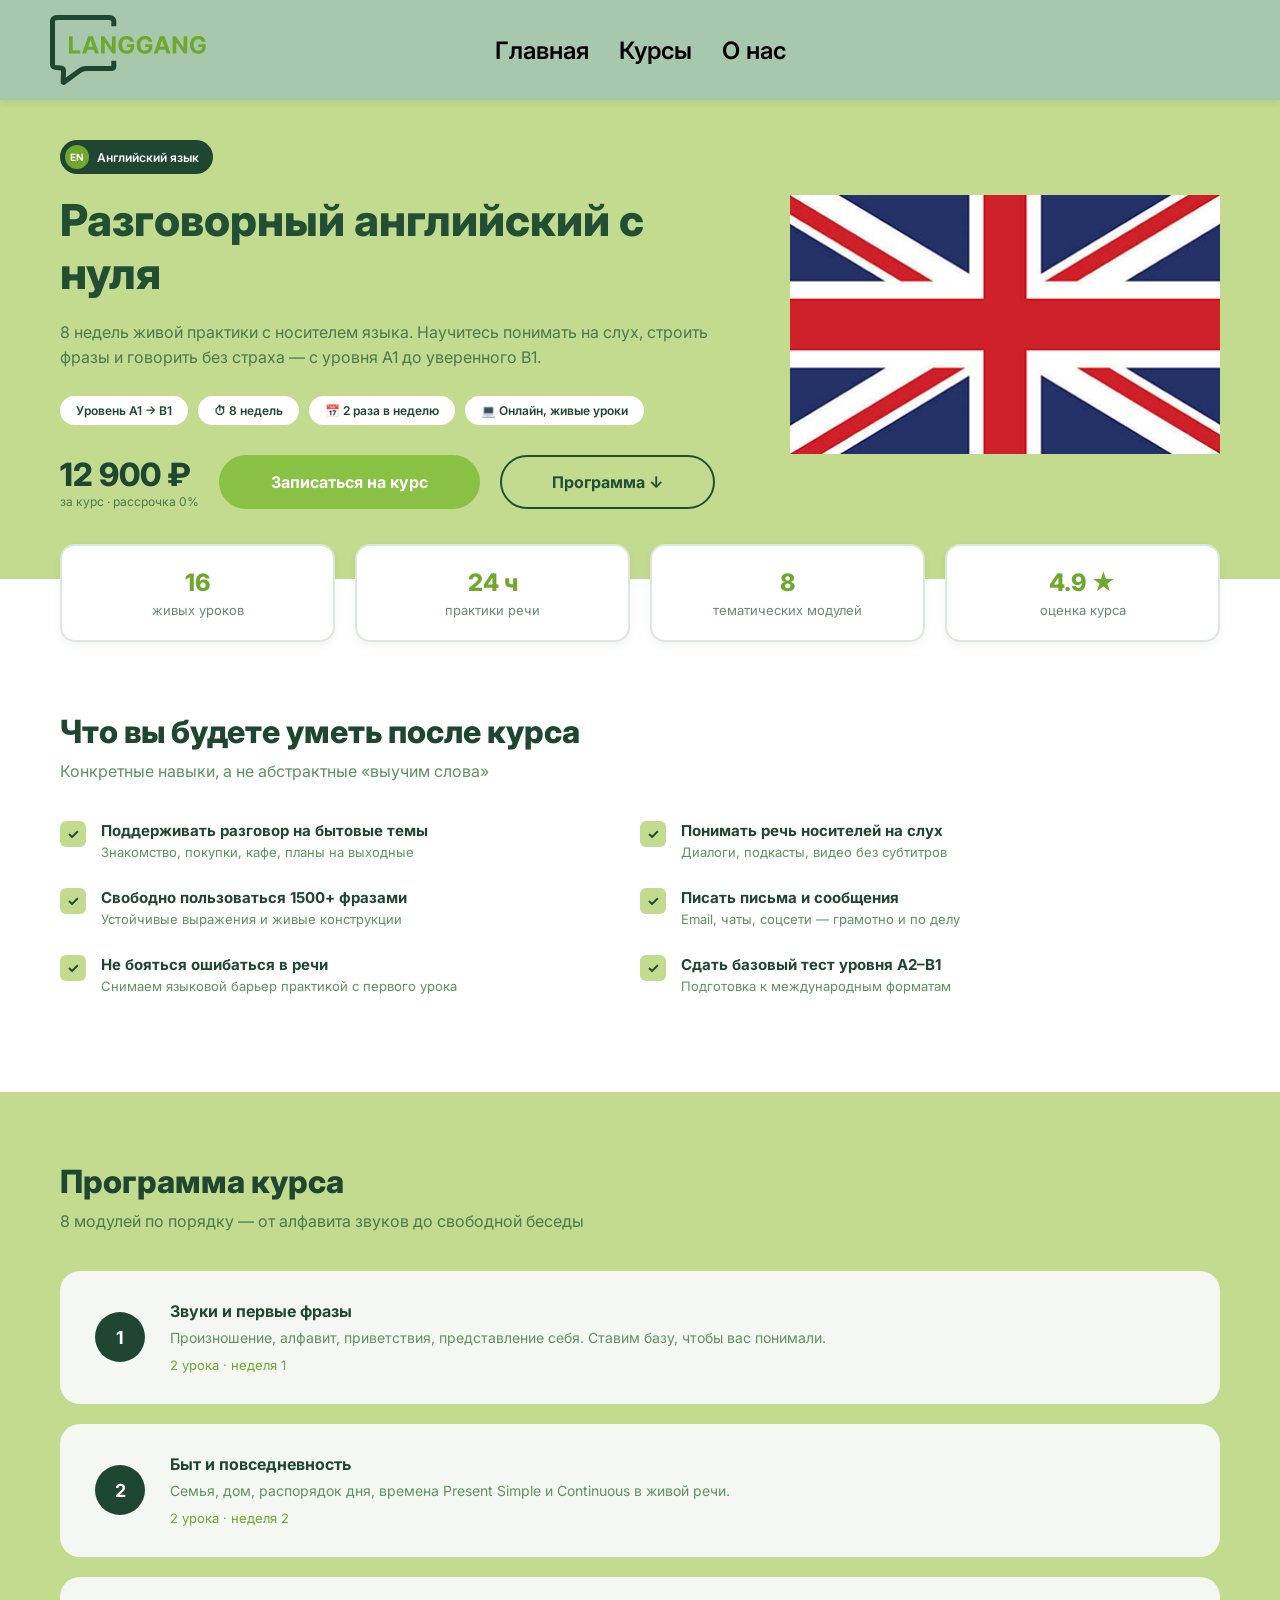
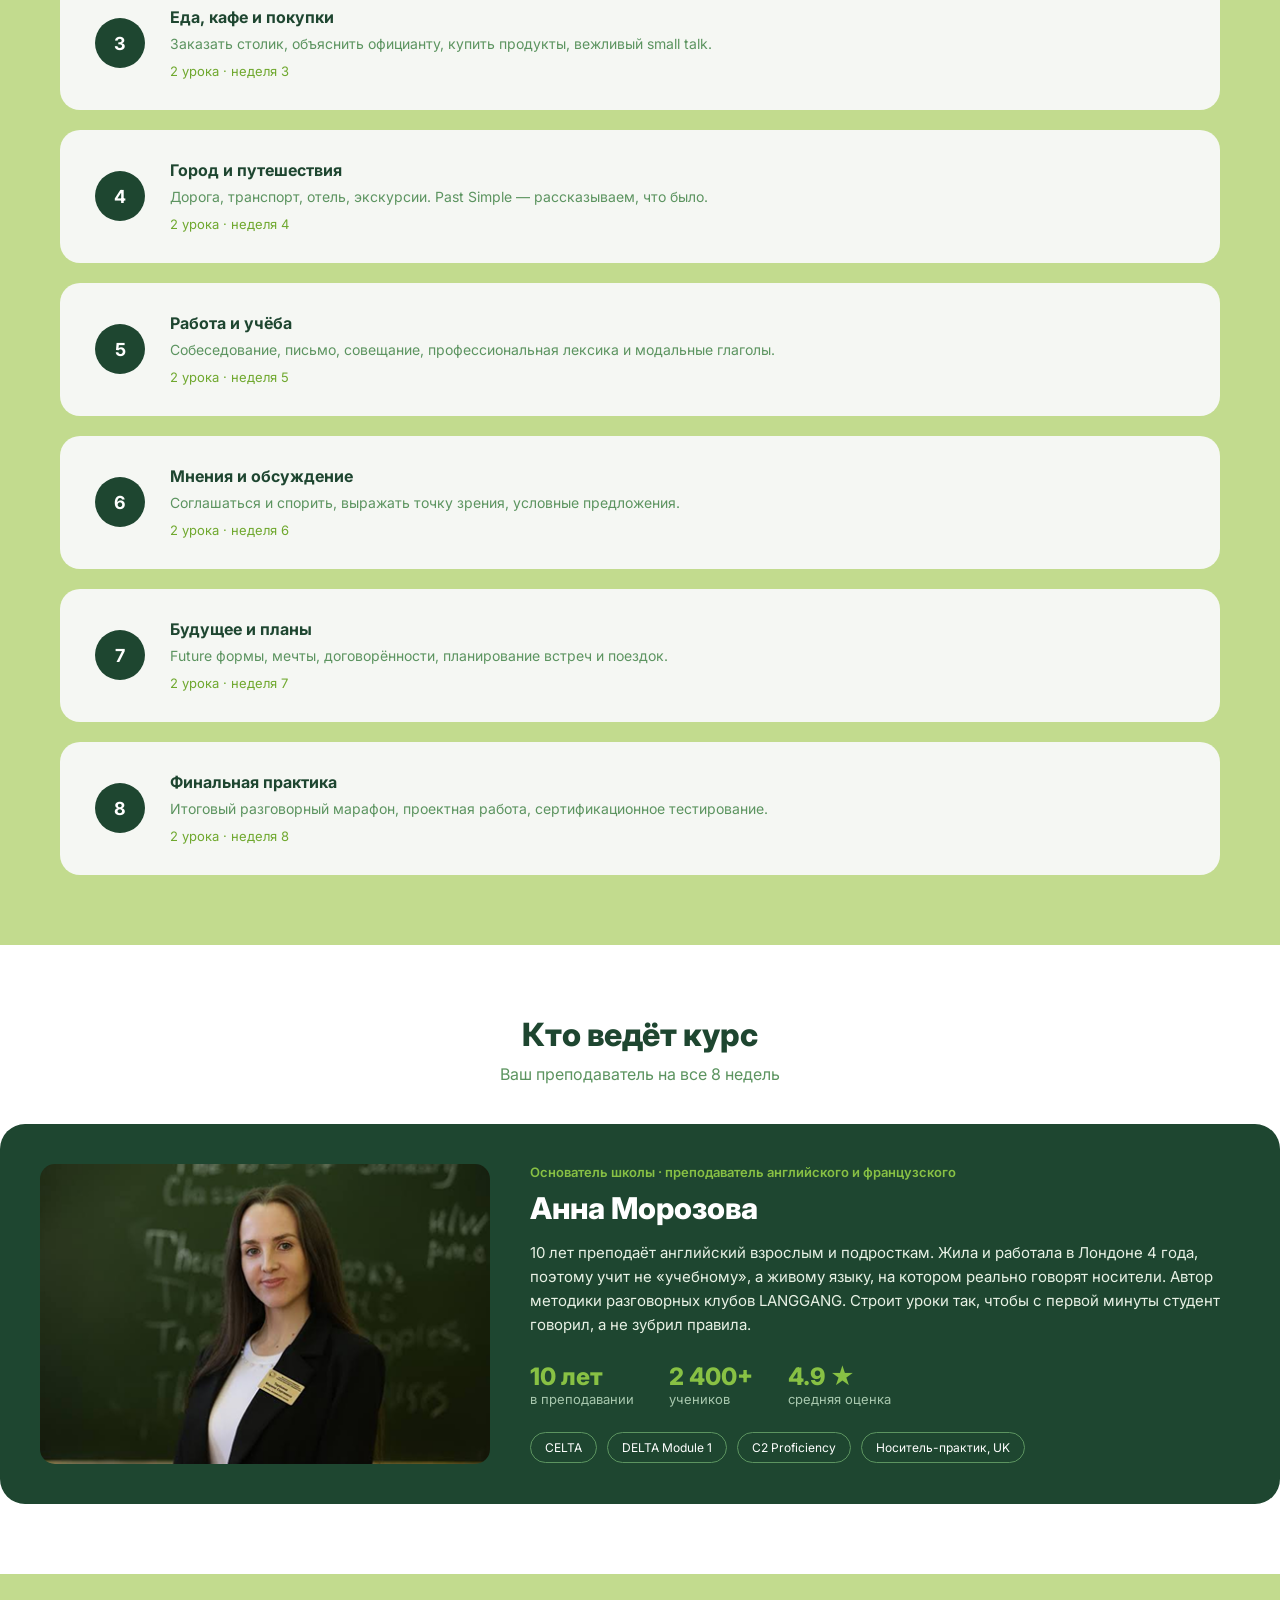
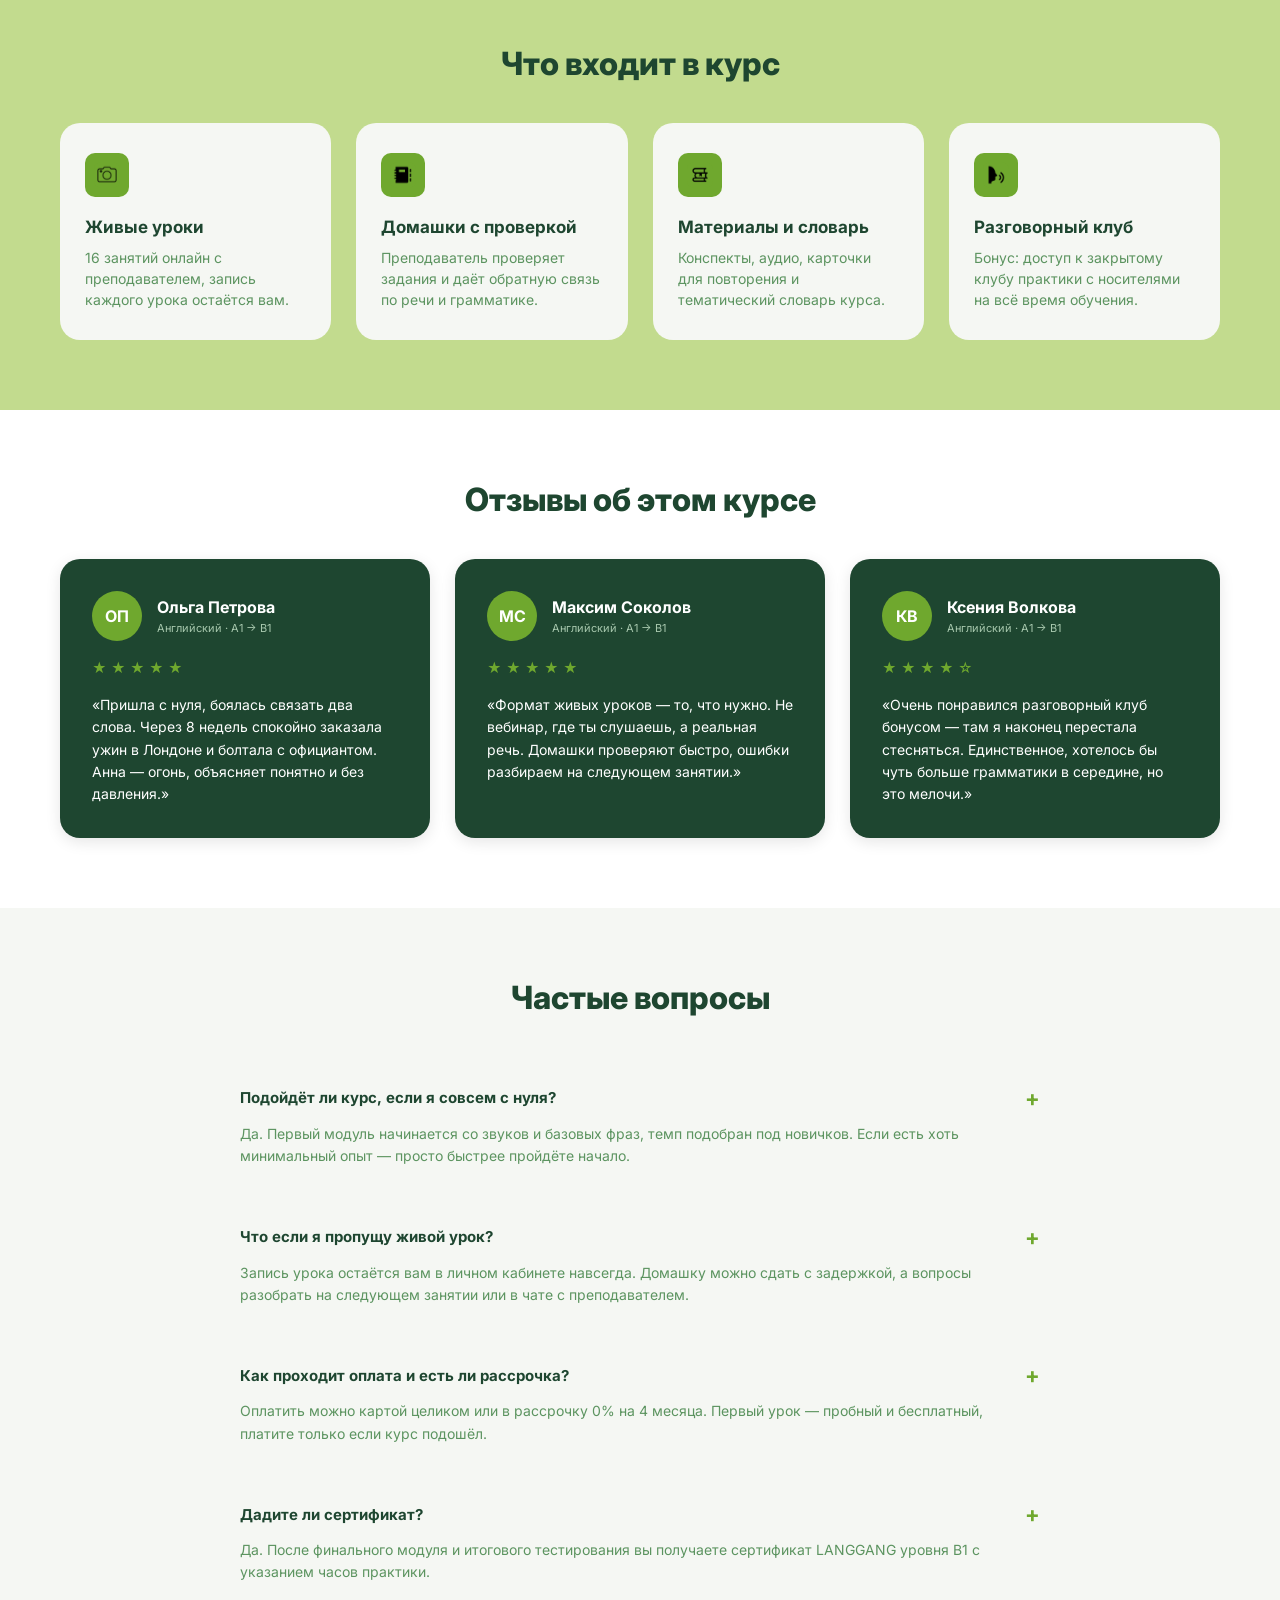
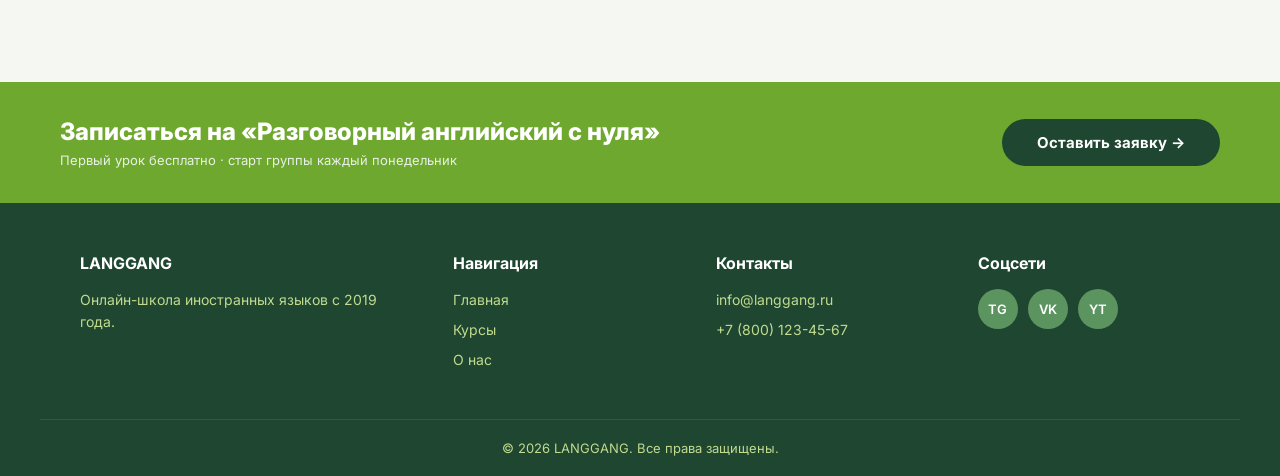
<file: course.html>
<!DOCTYPE html>
<html lang="ru">

<head>
    <meta charset="UTF-8">
    <meta name="viewport" content="width=device-width, initial-scale=1.0">
    <title>Курс</title>
    <link rel="stylesheet" href="css/style.css">
    <link rel="preconnect" href="https://fonts.googleapis.com">
    <link rel="preconnect" href="https://fonts.gstatic.com" crossorigin>
    <link
        href="https://fonts.googleapis.com/css2?family=Inter:wght@400;500;700&family=Montserrat:wght@400;600;700&display=swap"
        rel="stylesheet">
</head>

<body>
    <header>
        <div class="burger" id="burger">
            <span></span>
            <span></span>
            <span></span>
        </div>
        <div class="logo">
            <span class="logo-icon"></span>
            <img src="img/logo.svg" alt="Логотип">
        </div>
        <nav>
            <ul>
                <li><a href="index.html">Главная</a></li>
                <li><a href="courses.html">Курсы</a></li>
                <li><a href="about_us.html">О нас</a></li>
            </ul>
        </nav>
    </header>
    <main>
        <section class="c-hero">
            <div class="c-wrap c-hero-inner">
                <div class="c-hero-text">
                    <div class="c-badge">
                        <span class="c-badge-icon">EN</span>
                        Английский язык
                    </div>
                    <h1>Разговорный английский с нуля</h1>
                    <p>8 недель живой практики с носителем языка. Научитесь понимать на слух, строить фразы и
                        говорить без страха — с уровня A1 до уверенного B1.</p>

                    <div class="c-tags">
                        <span class="c-tag">Уровень A1 → B1</span>
                        <span class="c-tag">⏱ 8 недель</span>
                        <span class="c-tag">📅 2 раза в неделю</span>
                        <span class="c-tag">💻 Онлайн, живые уроки</span>
                    </div>

                    <div class="c-buy">
                        <div class="c-price">
                            <div class="c-price-sum">12 900 ₽</div>
                            <div class="c-price-note">за курс · рассрочка 0%</div>
                        </div>
                        <a href="#" class="btn1">Записаться на курс</a>
                        <a href="#program" class="btn2">Программа ↓</a>
                    </div>
                </div>

                <img class="c-hero-img" src="img/uk.png" alt="Флаг Великобритании">
            </div>
        </section>

        <div class="c-wrap c-stats">
            <div class="c-stat">
                <div class="c-stat-num">16</div>
                <div class="c-stat-label">живых уроков</div>
            </div>
            <div class="c-stat">
                <div class="c-stat-num">24 ч</div>
                <div class="c-stat-label">практики речи</div>
            </div>
            <div class="c-stat">
                <div class="c-stat-num">8</div>
                <div class="c-stat-label">тематических модулей</div>
            </div>
            <div class="c-stat">
                <div class="c-stat-num">4.9 ★</div>
                <div class="c-stat-label">оценка курса</div>
            </div>
        </div>

        <section class="c-section">
            <div class="c-wrap">
                <h2 class="c-title">Что вы будете уметь после курса</h2>
                <p class="c-subtitle">Конкретные навыки, а не абстрактные «выучим слова»</p>

                <div class="c-outcomes">
                    <div class="c-outcome">
                        <span class="c-check">✓</span>
                        <div>
                            <h3>Поддерживать разговор на бытовые темы</h3>
                            <p>Знакомство, покупки, кафе, планы на выходные</p>
                        </div>
                    </div>
                    <div class="c-outcome">
                        <span class="c-check">✓</span>
                        <div>
                            <h3>Понимать речь носителей на слух</h3>
                            <p>Диалоги, подкасты, видео без субтитров</p>
                        </div>
                    </div>
                    <div class="c-outcome">
                        <span class="c-check">✓</span>
                        <div>
                            <h3>Свободно пользоваться 1500+ фразами</h3>
                            <p>Устойчивые выражения и живые конструкции</p>
                        </div>
                    </div>
                    <div class="c-outcome">
                        <span class="c-check">✓</span>
                        <div>
                            <h3>Писать письма и сообщения</h3>
                            <p>Email, чаты, соцсети — грамотно и по делу</p>
                        </div>
                    </div>
                    <div class="c-outcome">
                        <span class="c-check">✓</span>
                        <div>
                            <h3>Не бояться ошибаться в речи</h3>
                            <p>Снимаем языковой барьер практикой с первого урока</p>
                        </div>
                    </div>
                    <div class="c-outcome">
                        <span class="c-check">✓</span>
                        <div>
                            <h3>Сдать базовый тест уровня A2–B1</h3>
                            <p>Подготовка к международным форматам</p>
                        </div>
                    </div>
                </div>
            </div>
        </section>

        <section class="c-section c-green" id="program">
            <div class="c-wrap">
                <h2 class="c-title">Программа курса</h2>
                <p class="c-subtitle">8 модулей по порядку — от алфавита звуков до свободной беседы</p>

                <div class="c-program">
                    <div class="c-module">
                        <div class="c-module-num">1</div>
                        <div>
                            <h3>Звуки и первые фразы</h3>
                            <p>Произношение, алфавит, приветствия, представление себя. Ставим базу, чтобы вас
                                понимали.</p>
                            <span>2 урока · неделя 1</span>
                        </div>
                    </div>
                    <div class="c-module">
                        <div class="c-module-num">2</div>
                        <div>
                            <h3>Быт и повседневность</h3>
                            <p>Семья, дом, распорядок дня, времена Present Simple и Continuous в живой речи.</p>
                            <span>2 урока · неделя 2</span>
                        </div>
                    </div>
                    <div class="c-module">
                        <div class="c-module-num">3</div>
                        <div>
                            <h3>Еда, кафе и покупки</h3>
                            <p>Заказать столик, объяснить официанту, купить продукты, вежливый small talk.</p>
                            <span>2 урока · неделя 3</span>
                        </div>
                    </div>
                    <div class="c-module">
                        <div class="c-module-num">4</div>
                        <div>
                            <h3>Город и путешествия</h3>
                            <p>Дорога, транспорт, отель, экскурсии. Past Simple — рассказываем, что было.</p>
                            <span>2 урока · неделя 4</span>
                        </div>
                    </div>
                    <div class="c-module">
                        <div class="c-module-num">5</div>
                        <div>
                            <h3>Работа и учёба</h3>
                            <p>Собеседование, письмо, совещание, профессиональная лексика и модальные глаголы.</p>
                            <span>2 урока · неделя 5</span>
                        </div>
                    </div>
                    <div class="c-module">
                        <div class="c-module-num">6</div>
                        <div>
                            <h3>Мнения и обсуждение</h3>
                            <p>Соглашаться и спорить, выражать точку зрения, условные предложения.</p>
                            <span>2 урока · неделя 6</span>
                        </div>
                    </div>
                    <div class="c-module">
                        <div class="c-module-num">7</div>
                        <div>
                            <h3>Будущее и планы</h3>
                            <p>Future формы, мечты, договорённости, планирование встреч и поездок.</p>
                            <span>2 урока · неделя 7</span>
                        </div>
                    </div>
                    <div class="c-module">
                        <div class="c-module-num">8</div>
                        <div>
                            <h3>Финальная практика</h3>
                            <p>Итоговый разговорный марафон, проектная работа, сертификационное тестирование.</p>
                            <span>2 урока · неделя 8</span>
                        </div>
                    </div>
                </div>
            </div>
        </section>

        <section class="c-section">
            <div class="c-wrap">
                <h2 class="c-title c-center">Кто ведёт курс</h2>
                <p class="c-subtitle c-center">Ваш преподаватель на все 8 недель</p>
            </div>

            <div class="c-teacher">
                <img src="img/anna.png" alt="Анна Морозова">
                <div class="c-teacher-info">
                    <div class="c-teacher-role">Основатель школы · преподаватель английского и французского</div>
                    <h3>Анна Морозова</h3>
                    <p>10 лет преподаёт английский взрослым и подросткам. Жила и работала в Лондоне 4 года,
                        поэтому учит не «учебному», а живому языку, на котором реально говорят носители. Автор
                        методики разговорных клубов LANGGANG. Строит уроки так, чтобы с первой минуты студент
                        говорил, а не зубрил правила.</p>

                    <div class="c-teacher-stats">
                        <div>
                            <div class="c-teacher-num">10 лет</div>
                            <div class="c-teacher-label">в преподавании</div>
                        </div>
                        <div>
                            <div class="c-teacher-num">2 400+</div>
                            <div class="c-teacher-label">учеников</div>
                        </div>
                        <div>
                            <div class="c-teacher-num">4.9 ★</div>
                            <div class="c-teacher-label">средняя оценка</div>
                        </div>
                    </div>

                    <div class="c-teacher-tags">
                        <span>CELTA</span>
                        <span>DELTA Module 1</span>
                        <span>C2 Proficiency</span>
                        <span>Носитель-практик, UK</span>
                    </div>
                </div>
            </div>
        </section>
        <section class="c-section c-green">
            <div class="c-wrap">
                <h2 class="c-title c-center">Что входит в курс</h2>

                <div class="c-includes">
                    <div class="c-include">
                        <div class="c-icon"><img src="img/photo.svg" alt="Живые уроки"></div>
                        <h3>Живые уроки</h3>
                        <p>16 занятий онлайн с преподавателем, запись каждого урока остаётся вам.</p>
                    </div>
                    <div class="c-include">
                        <div class="c-icon"><img src="img/homework.svg" alt="Домашки с проверкой"></div>
                        <h3>Домашки с проверкой</h3>
                        <p>Преподаватель проверяет задания и даёт обратную связь по речи и грамматике.</p>
                    </div>
                    <div class="c-include">
                        <div class="c-icon"><img src="img/books.svg" alt="Материалы и словарь"></div>
                        <h3>Материалы и словарь</h3>
                        <p>Конспекты, аудио, карточки для повторения и тематический словарь курса.</p>
                    </div>
                    <div class="c-include">
                        <div class="c-icon"><img src="img/speak.svg" alt="Разговорный клуб"></div>
                        <h3>Разговорный клуб</h3>
                        <p>Бонус: доступ к закрытому клубу практики с носителями на всё время обучения.</p>
                    </div>
                </div>
            </div>
        </section>

        <section class="c-section">
            <div class="c-wrap">
                <h2 class="c-title c-center">Отзывы об этом курсе</h2>

                <div class="c-review-list">
                    <div class="review-card">
                        <div class="review-header">
                            <div class="avatar">ОП</div>
                            <div class="reviewer-info">
                                <h3>Ольга Петрова</h3>
                                <p>Английский · A1 → B1</p>
                            </div>
                        </div>
                        <div class="stars">★★★★★</div>
                        <p class="text">«Пришла с нуля, боялась связать два слова. Через 8 недель спокойно заказала
                            ужин в Лондоне и болтала с официантом. Анна — огонь, объясняет понятно и без
                            давления.»</p>
                    </div>

                    <div class="review-card">
                        <div class="review-header">
                            <div class="avatar">МС</div>
                            <div class="reviewer-info">
                                <h3>Максим Соколов</h3>
                                <p>Английский · A1 → B1</p>
                            </div>
                        </div>
                        <div class="stars">★★★★★</div>
                        <p class="text">«Формат живых уроков — то, что нужно. Не вебинар, где ты слушаешь, а
                            реальная речь. Домашки проверяют быстро, ошибки разбираем на следующем занятии.»</p>
                    </div>

                    <div class="review-card">
                        <div class="review-header">
                            <div class="avatar">КВ</div>
                            <div class="reviewer-info">
                                <h3>Ксения Волкова</h3>
                                <p>Английский · A1 → B1</p>
                            </div>
                        </div>
                        <div class="stars">★★★★☆</div>
                        <p class="text">«Очень понравился разговорный клуб бонусом — там я наконец перестала
                            стесняться. Единственное, хотелось бы чуть больше грамматики в середине, но это
                            мелочи.»</p>
                    </div>
                </div>
            </div>
        </section>

        <section class="c-section c-gray">
            <div class="c-wrap">
                <h2 class="c-title c-center">Частые вопросы</h2>

                <div class="c-faq">
                    <details class="c-faq-item" open>
                        <summary>Подойдёт ли курс, если я совсем с нуля?</summary>
                        <p>Да. Первый модуль начинается со звуков и базовых фраз, темп подобран под новичков. Если
                            есть хоть минимальный опыт — просто быстрее пройдёте начало.</p>
                    </details>
                    <details class="c-faq-item" open>
                        <summary>Что если я пропущу живой урок?</summary>
                        <p>Запись урока остаётся вам в личном кабинете навсегда. Домашку можно сдать с задержкой, а
                            вопросы разобрать на следующем занятии или в чате с преподавателем.</p>
                    </details>
                    <details class="c-faq-item" open>
                        <summary>Как проходит оплата и есть ли рассрочка?</summary>
                        <p>Оплатить можно картой целиком или в рассрочку 0% на 4 месяца. Первый урок — пробный и
                            бесплатный, платите только если курс подошёл.</p>
                    </details>
                    <details class="c-faq-item" open>
                        <summary>Дадите ли сертификат?</summary>
                        <p>Да. После финального модуля и итогового тестирования вы получаете сертификат LANGGANG
                            уровня B1 с указанием часов практики.</p>
                    </details>
                </div>
            </div>
        </section>

        <section class="c-cta">
            <div class="c-wrap c-cta-inner">
                <div>
                    <h2>Записаться на «Разговорный английский с нуля»</h2>
                    <p>Первый урок бесплатно · старт группы каждый понедельник</p>
                </div>
                <a href="#" class="c-cta-btn">Оставить заявку →</a>
            </div>
        </section>
    </main>
    <footer>
        <div class="footer-container">
            <div class="footer-colum footer-info">
                <h3 class="footer-logo">LANGGANG</h3>
                <p>Онлайн-школа иностранных языков с 2019 года.</p>
            </div>

            <div class="footer-colum">
                <h3>Навигация</h3>
                <nav>
                    <ul>
                        <li><a href="index.html">Главная</a></li>
                        <li><a href="courses.html">Курсы</a></li>
                        <li><a href="about_us.html">О нас</a></li>
                    </ul>
                </nav>
            </div>

            <div class="footer-colum">
                <h3>Контакты</h3>
                <ul class="footer-contacts">
                    <li><a href="mailto:info@langgang.ru">info@langgang.ru</a></li>
                    <li><a href="tel:+78001234567">+7 (800) 123-45-67</a></li>
                </ul>
            </div>

            <div class="footer-colum">
                <h3>Соцсети</h3>
                <div class="social-icons">
                    <a href="#" class="social-icon">TG</a>
                    <a href="#" class="social-icon">VK</a>
                    <a href="#" class="social-icon">YT</a>
                </div>
            </div>
        </div>

        <div class="footer-bottom">
            <p>© 2026 LANGGANG. Все права защищены.</p>
        </div>
    </footer>
    <script>
    document.getElementById('burger').onclick = function () {
        document.querySelector('header nav').classList.toggle('open');
    };

    document.querySelectorAll('.footer-colum > h3').forEach(function (h) {
        h.onclick = function () {
            h.parentElement.classList.toggle('open');
        };
    });
</script>
</body>

</html>
</file>
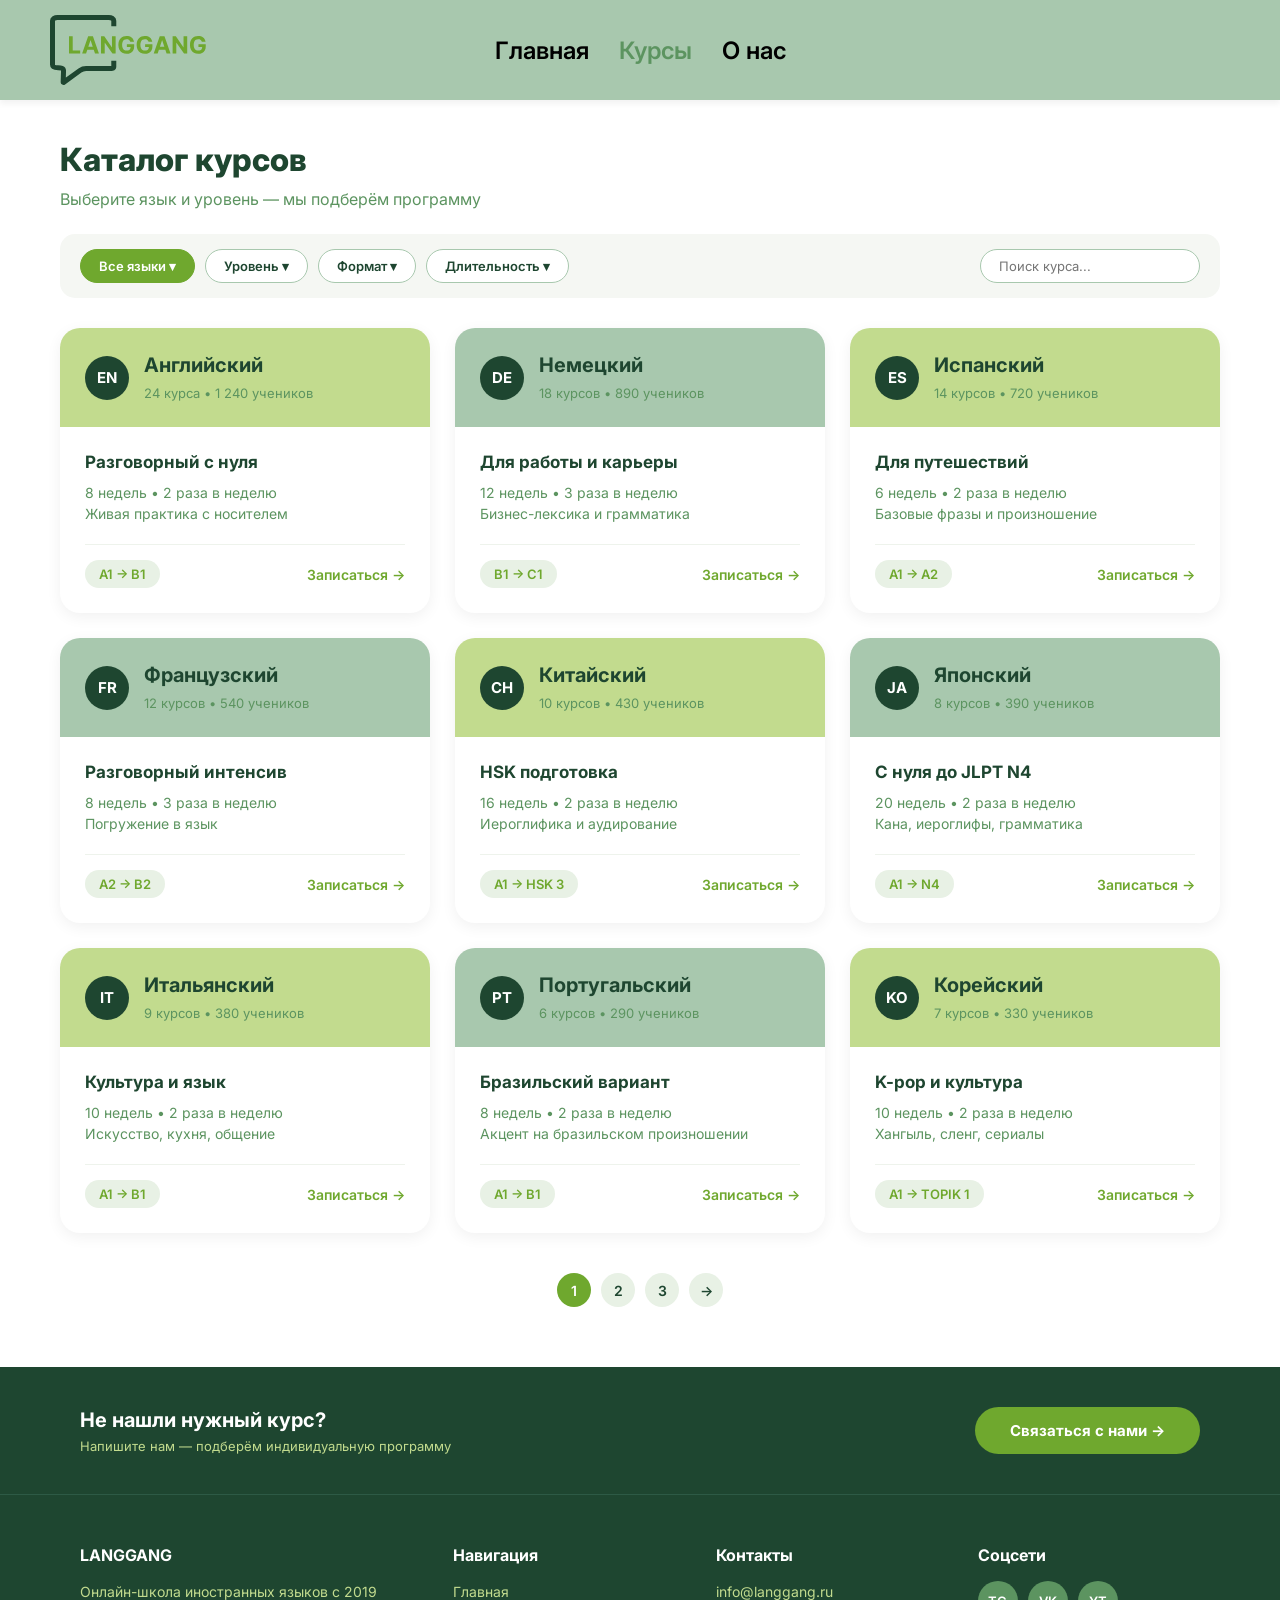
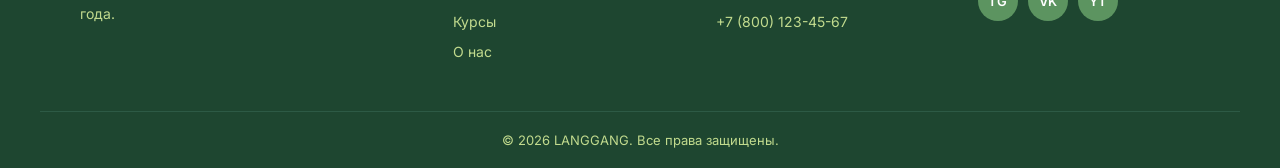
<file: courses.html>
<!DOCTYPE html>
<html lang="ru">

<head>
    <meta charset="UTF-8">
    <meta name="viewport" content="width=device-width, initial-scale=1.0">
    <title> Курсы</title>
    <link rel="stylesheet" href="css/style.css">
    <link rel="preconnect" href="https://fonts.googleapis.com">
    <link rel="preconnect" href="https://fonts.gstatic.com" crossorigin>
    <link
        href="https://fonts.googleapis.com/css2?family=Inter:wght@400;500;700&family=Montserrat:wght@400;600;700&display=swap"
        rel="stylesheet">
</head>

<body>
    <header>
        <div class="burger" id="burger">
            <span></span>
            <span></span>
            <span></span>
        </div>
        <div class="logo">
            <span class="logo-icon"></span>
            <img src="img/logo.svg" alt="Логотип">
        </div>
        <nav>
            <ul>
                <li><a href="index.html">Главная</a></li>
                <li><a href="courses.html" class="active">Курсы</a></li>
                <li><a href="about_us.html">О нас</a></li>
            </ul>
        </nav>
    </header>
    <main>
        <section class="catalog">

            <div class="catalog-head">
                <h1>Каталог курсов</h1>
                <p>Выберите язык и уровень — мы подберём программу</p>
            </div>

            <div class="filters">
                <button class="filter-btn active">Все языки ▾</button>
                <button class="filter-btn">Уровень ▾</button>
                <button class="filter-btn">Формат ▾</button>
                <button class="filter-btn">Длительность ▾</button>
                <input class="search" type="text" placeholder="Поиск курса...">
            </div>

            <div class="catalog-list">

                <div class="course">
                    <div class="course-header">
                        <div class="course-badge">EN</div>
                        <div class="course-title">
                            <h3>Английский</h3>
                            <span>24 курса • 1 240 учеников</span>
                        </div>
                    </div>
                    <div class="course-body">
                        <div class="course-desc">
                            <h4>Разговорный с нуля</h4>
                            <p>8 недель • 2 раза в неделю<br>Живая практика с носителем</p>
                        </div>
                        <div class="course-footer">
                            <span class="level">A1 → B1</span>
                            <a href="course.html" class="link">Записаться &rarr;</a>
                        </div>
                    </div>
                </div>

                <div class="course">
                    <div class="course-header">
                        <div class="course-badge">DE</div>
                        <div class="course-title">
                            <h3>Немецкий</h3>
                            <span>18 курсов • 890 учеников</span>
                        </div>
                    </div>
                    <div class="course-body">
                        <div class="course-desc">
                            <h4>Для работы и карьеры</h4>
                            <p>12 недель • 3 раза в неделю<br>Бизнес-лексика и грамматика</p>
                        </div>
                        <div class="course-footer">
                            <span class="level">B1 → C1</span>
                            <a href="#" class="link">Записаться &rarr;</a>
                        </div>
                    </div>
                </div>

                <div class="course">
                    <div class="course-header">
                        <div class="course-badge">ES</div>
                        <div class="course-title">
                            <h3>Испанский</h3>
                            <span>14 курсов • 720 учеников</span>
                        </div>
                    </div>
                    <div class="course-body">
                        <div class="course-desc">
                            <h4>Для путешествий</h4>
                            <p>6 недель • 2 раза в неделю<br>Базовые фразы и произношение</p>
                        </div>
                        <div class="course-footer">
                            <span class="level">A1 → A2</span>
                            <a href="course.html" class="link">Записаться &rarr;</a>
                        </div>
                    </div>
                </div>

                <div class="course">
                    <div class="course-header">
                        <div class="course-badge">FR</div>
                        <div class="course-title">
                            <h3>Французский</h3>
                            <span>12 курсов • 540 учеников</span>
                        </div>
                    </div>
                    <div class="course-body">
                        <div class="course-desc">
                            <h4>Разговорный интенсив</h4>
                            <p>8 недель • 3 раза в неделю<br>Погружение в язык</p>
                        </div>
                        <div class="course-footer">
                            <span class="level">A2 → B2</span>
                            <a href="course.html" class="link">Записаться &rarr;</a>
                        </div>
                    </div>
                </div>

                <div class="course">
                    <div class="course-header">
                        <div class="course-badge">CH</div>
                        <div class="course-title">
                            <h3>Китайский</h3>
                            <span>10 курсов • 430 учеников</span>
                        </div>
                    </div>
                    <div class="course-body">
                        <div class="course-desc">
                            <h4>HSK подготовка</h4>
                            <p>16 недель • 2 раза в неделю<br>Иероглифика и аудирование</p>
                        </div>
                        <div class="course-footer">
                            <span class="level">A1 → HSK 3</span>
                            <a href="course.html" class="link">Записаться &rarr;</a>
                        </div>
                    </div>
                </div>

                <div class="course">
                    <div class="course-header">
                        <div class="course-badge">JA</div>
                        <div class="course-title">
                            <h3>Японский</h3>
                            <span>8 курсов • 390 учеников</span>
                        </div>
                    </div>
                    <div class="course-body">
                        <div class="course-desc">
                            <h4>С нуля до JLPT N4</h4>
                            <p>20 недель • 2 раза в неделю<br>Кана, иероглифы, грамматика</p>
                        </div>
                        <div class="course-footer">
                            <span class="level">A1 → N4</span>
                            <a href="course.html" class="link">Записаться &rarr;</a>
                        </div>
                    </div>
                </div>

                <div class="course">
                    <div class="course-header">
                        <div class="course-badge">IT</div>
                        <div class="course-title">
                            <h3>Итальянский</h3>
                            <span>9 курсов • 380 учеников</span>
                        </div>
                    </div>
                    <div class="course-body">
                        <div class="course-desc">
                            <h4>Культура и язык</h4>
                            <p>10 недель • 2 раза в неделю<br>Искусство, кухня, общение</p>
                        </div>
                        <div class="course-footer">
                            <span class="level">A1 → B1</span>
                            <a href="course.html" class="link">Записаться &rarr;</a>
                        </div>
                    </div>
                </div>

                <div class="course">
                    <div class="course-header">
                        <div class="course-badge">PT</div>
                        <div class="course-title">
                            <h3>Португальский</h3>
                            <span>6 курсов • 290 учеников</span>
                        </div>
                    </div>
                    <div class="course-body">
                        <div class="course-desc">
                            <h4>Бразильский вариант</h4>
                            <p>8 недель • 2 раза в неделю<br>Акцент на бразильском произношении</p>
                        </div>
                        <div class="course-footer">
                            <span class="level">A1 → B1</span>
                            <a href="course.html" class="link">Записаться &rarr;</a>
                        </div>
                    </div>
                </div>

                <div class="course">
                    <div class="course-header">
                        <div class="course-badge">KO</div>
                        <div class="course-title">
                            <h3>Корейский</h3>
                            <span>7 курсов • 330 учеников</span>
                        </div>
                    </div>
                    <div class="course-body">
                        <div class="course-desc">
                            <h4>K-pop и культура</h4>
                            <p>10 недель • 2 раза в неделю<br>Хангыль, сленг, сериалы</p>
                        </div>
                        <div class="course-footer">
                            <span class="level">A1 → TOPIK 1</span>
                            <a href="course.html" class="link">Записаться &rarr;</a>
                        </div>
                    </div>
                </div>

            </div>

            <div class="pagination">
                <a href="#" class="page active">1</a>
                <a href="#" class="page">2</a>
                <a href="#" class="page">3</a>
                <a href="#" class="page">&rarr;</a>
            </div>

        </section>

        <section class="cta">
            <div class="cta-container">
                <div class="cta-text">
                    <h2>Не нашли нужный курс?</h2>
                    <p>Напишите нам — подберём индивидуальную программу</p>
                </div>
                <a href="about_us.html" class="btn-cta">Связаться с нами &rarr;</a>
            </div>
        </section>
    </main>
    <footer>
        <div class="footer-container">
            <div class="footer-colum footer-info">
                <h3 class="footer-logo">LANGGANG</h3>
                <p>Онлайн-школа иностранных языков с 2019 года.</p>
            </div>

            <div class="footer-colum">
                <h3>Навигация</h3>
                <nav>
                    <ul>
                        <li><a href="index.html">Главная</a></li>
                        <li><a href="courses.html">Курсы</a></li>
                        <li><a href="about_us.html">О нас</a></li>
                    </ul>
                </nav>
            </div>

            <div class="footer-colum">
                <h3>Контакты</h3>
                <ul class="footer-contacts">
                    <li><a href="mailto:info@langgang.ru">info@langgang.ru</a></li>
                    <li><a href="tel:+78001234567">+7 (800) 123-45-67</a></li>
                </ul>
            </div>

            <div class="footer-colum">
                <h3>Соцсети</h3>
                <div class="social-icons">
                    <a href="#" class="social-icon">TG</a>
                    <a href="#" class="social-icon">VK</a>
                    <a href="#" class="social-icon">YT</a>
                </div>
            </div>
        </div>

        <div class="footer-bottom">
            <p>© 2026 LANGGANG. Все права защищены.</p>
        </div>
    </footer>
    <script>
    document.getElementById('burger').onclick = function () {
        document.querySelector('header nav').classList.toggle('open');
    };

    document.querySelectorAll('.footer-colum > h3').forEach(function (h) {
        h.onclick = function () {
            h.parentElement.classList.toggle('open');
        };
    });
</script>
</body>

</html>
</file>
<file: css/style.css>
:root {
  --color-white: #FFFFFF;
  --color-black: #000000;
  --color-forest: #1E4630;
  --color-forest-dark: #143020;
  --color-forest-title: #224F34;
  --color-forest-line: #2D5A45;
  --color-green-mid: #5C9460;
  --color-green-text: #4A7A4E;
  --color-green-gray: #6B8A73;
  --color-accent: #6FA82E;
  --color-accent-light: #88C144;
  --color-accent-light-hover: #76A93A;
  --color-lime: #C2DB8E;
  --color-sage: #A8C8AE;
  --color-text-banner: #3A5A40;
  --color-bg-soft: #F5F7F3;
  --color-bg-mint: #E8F1E5;
  --color-line: #EEF3EC;
  --color-border-soft: #D9E8DA;
  --font-main: Inter, sans-serif;
  --container-width: 1200px;
}

body {
  font-family: var(--font-main);
  background-color: var(--color-white);
  margin: 0;
}

header {
  background-color: var(--color-sage);
  box-shadow: 0 4px 6px rgba(0, 0, 0, 0.05);
  display: flex;
  align-items: center;
  position: relative;
  width: 100%;
  height: 100px;
  padding: 0 40px;
  box-sizing: border-box;
}

.logo {
  display: flex;
  align-items: center;
  gap: 10px;
}

.logo img {
  height: 70px;
  width: auto;
  display: block;
}

.logo-icon {
  font-size: 1.5rem;
  line-height: 1;
}

header nav {
  position: absolute;
  left: 50%;
  transform: translateX(-50%);
}

header nav ul {
  display: flex;
  list-style: none;
  gap: 30px;
  margin: 0;
  padding: 0;
}

header nav ul li a {
  text-decoration: none;
  color: var(--color-black);
  font-size: 24px;
  font-weight: 600;
  transition: all 0.3s ease;
  padding-bottom: 4px;
}

header nav ul li a:hover,
header nav ul li a.active {
  color: var(--color-green-mid);
}

.banner {
  background-color: var(--color-lime);
  padding: 80px 0;
}

.banner .container {
  max-width: var(--container-width);
  margin: 0 auto;
  padding: 0 20px;
  display: flex;
  align-items: center;
  justify-content: space-between;
  gap: 40px;
}

.banner-content {
  max-width: 550px;
}

.banner-content h1 {
  font-size: 48px;
  font-weight: 800;
  color: var(--color-forest-title);
  line-height: 1.2;
  margin-bottom: 20px;
}

.banner-content p {
  font-size: 16px;
  color: var(--color-text-banner);
  line-height: 1.6;
  margin-bottom: 30px;
}

.banner-buttons {
  display: flex;
  gap: 15px;
  margin-bottom: 40px;
}

.btn1,
.btn2 {
  padding: 15px 50px;
  border-radius: 30px;
  font-size: 16px;
  font-weight: bold;
  text-decoration: none;
  transition: all 0.3s ease;
  display: inline-block;
  text-align: center;
}

.btn1 {
  background-color: var(--color-accent-light);
  color: var(--color-white);
  border: 2px solid var(--color-accent-light);
}

.btn1:hover {
  background-color: var(--color-accent-light-hover);
  border-color: var(--color-accent-light-hover);
}

.btn2 {
  background-color: transparent;
  color: var(--color-forest-title);
  border: 2px solid var(--color-forest-title);
}

.btn2:hover {
  background-color: var(--color-forest-title);
  color: var(--color-white);
}

.banner-stats {
  display: flex;
  gap: 20px;
}

.stat-box {
  background-color: var(--color-white);
  padding: 15px 25px;
  border-radius: 15px;
  display: flex;
  flex-direction: column;
  align-items: center;
  box-shadow: 0 4px 10px rgba(0, 0, 0, 0.05);
  min-width: 150px;
}

.number {
  font-size: 20px;
  font-weight: 800;
  color: var(--color-forest-title);
  margin-bottom: 5px;
}

.label {
  font-size: 13px;
  color: var(--color-green-gray);
}

.banner-image {
  background-color: var(--color-sage);
  border-radius: 30px;
  padding: 20px;
  width: 450px;
  max-width: 100%;
  box-sizing: border-box;
  display: flex;
  flex-direction: column;
  align-items: flex-end;
  gap: 25px;
}

.banner-image img {
  width: 100%;
  height: auto;
  display: block;
  border-radius: 20px;
}

.btn-small {
  background-color: var(--color-accent);
  color: var(--color-white);
  padding: 10px 22px;
  border-radius: 30px;
  font-size: 13px;
  font-weight: 700;
  text-decoration: none;
  transition: background-color 0.3s ease;
}

.btn-small:hover {
  background-color: var(--color-green-mid);
}

.advantages {
  max-width: var(--container-width);
  margin: 0 auto;
  padding: 60px 20px;
}

.title {
  text-align: center;
  margin-bottom: 40px;
}

.title2 {
  text-align: left;
  margin-bottom: 40px;
}

.title h2,
.title2 h2 {
  font-size: 32px;
  font-weight: 800;
  color: var(--color-forest);
  margin-bottom: 10px;
}

.title p,
.title2 p {
  font-size: 16px;
  color: var(--color-green-mid);
  margin: 0;
}

.advantages-container {
  display: grid;
  grid-template-columns: repeat(3, 1fr);
  gap: 25px;
  margin-bottom: 80px;
}

.advantage {
  background-color: var(--color-bg-soft);
  border-radius: 20px;
  padding: 30px 25px;
  transition: all 0.3s ease;
}

.advantage:hover {
  background-color: var(--color-bg-mint);
  transform: translateY(-5px);
}

.advantage img {
  height: 50px;
  width: auto;
  margin-bottom: 15px;
}

.advantage h3 {
  font-size: 20px;
  font-weight: 700;
  color: var(--color-forest);
  margin: 0 0 10px 0;
}

.advantage p {
  font-size: 15px;
  color: var(--color-green-mid);
  line-height: 1.5;
  margin: 0;
}

.courses-container {
  display: grid;
  grid-template-columns: repeat(3, 1fr);
  gap: 25px;
}

.course {
  border-radius: 20px;
  overflow: hidden;
  background-color: var(--color-white);
  box-shadow: 0 4px 15px rgba(0, 0, 0, 0.06);
  transition: all 0.3s ease;
  display: flex;
  flex-direction: column;
}

.course:hover {
  transform: translateY(-5px);
  box-shadow: 0 8px 25px rgba(0, 0, 0, 0.1);
}

.course-header {
  display: flex;
  align-items: center;
  gap: 15px;
  padding: 25px;
  background-color: var(--color-lime);
}

.de .course-header {
  background-color: var(--color-sage);
}

.course-icon {
  width: 50px;
  height: 50px;
  object-fit: contain;
}

.course-title h3 {
  font-size: 20px;
  font-weight: 700;
  color: var(--color-forest);
  margin: 0 0 5px 0;
}

.course-title span {
  font-size: 13px;
  color: var(--color-green-mid);
}

.course-body {
  padding: 25px;
  display: flex;
  flex-direction: column;
  flex-grow: 1;
}

.course-desc {
  flex-grow: 1;
}

.course-desc h4 {
  font-size: 17px;
  font-weight: 700;
  color: var(--color-forest);
  margin: 0 0 10px 0;
}

.course-desc p {
  font-size: 14px;
  color: var(--color-green-mid);
  line-height: 1.5;
  margin: 0 0 20px 0;
}

.course-footer {
  display: flex;
  align-items: center;
  justify-content: space-between;
  padding-top: 15px;
  border-top: 1px solid var(--color-line);
}

.level {
  background-color: var(--color-bg-mint);
  color: var(--color-accent);
  font-size: 13px;
  font-weight: 600;
  padding: 6px 14px;
  border-radius: 20px;
}

.link {
  color: var(--color-accent);
  font-size: 14px;
  font-weight: 600;
  text-decoration: none;
  transition: color 0.3s ease;
}

.link:hover {
  color: var(--color-forest-title);
}

.reviews .container {
  max-width: var(--container-width);
  margin: 0 auto;
}

.container h2 {
  color: var(--color-forest);
  font-size: 32px;
  font-weight: 800;
  text-align: center;
}

.reviews {
  background-color: var(--color-lime);
  padding: 80px 20px;
  display: flex;
  justify-content: space-between;
  gap: 25px;
  flex-wrap: wrap;
}

.rating {
  display: flex;
  gap: 8px;
}

.square {
  width: 20px;
  height: 20px;
  background-color: var(--color-accent);
  border-radius: 4px;
}

.square-last {
  background-color: var(--color-sage);
}

.container-record {
  background-color: var(--color-accent);
  padding: 40px 20px;
  display: flex;
  justify-content: center;
}

.text2 {
  display: flex;
  align-items: center;
  justify-content: center;
  gap: 30px;
  width: 100%;
}

.text2 h2 {
  color: var(--color-white);
  font-size: 28px;
  font-weight: 700;
  margin: 0;
  line-height: 1.2;
}

.btn-record {
  background-color: var(--color-forest);
  color: var(--color-white);
  border: none;
  border-radius: 30px;
  padding: 14px 35px;
  font-size: 16px;
  font-weight: 600;
  cursor: pointer;
  transition: background-color 0.3s ease, transform 0.2s ease;
  white-space: nowrap;
}

.btn-record:hover {
  background-color: var(--color-forest-dark);
  transform: translateY(-2px);
}

footer {
  background-color: var(--color-forest);
  color: var(--color-lime);
  padding: 50px 0 20px;
  box-sizing: border-box;
}

.footer-container {
  max-width: var(--container-width);
  margin: 0 auto;
  padding: 0 40px;
  display: flex;
  gap: 40px;
  box-sizing: border-box;
}

.footer-colum {
  flex: 1;
  text-align: left;
}

.footer-info {
  flex: 1.5;
}

.footer-colum h3 {
  color: var(--color-white);
  font-size: 16px;
  font-weight: 700;
  margin: 0 0 16px 0;
}

.footer-info p {
  color: var(--color-lime);
  font-size: 14px;
  line-height: 1.6;
  margin: 0;
}

.footer-colum ul {
  list-style: none;
  padding: 0;
  margin: 0;
}

.footer-colum ul li {
  margin-bottom: 10px;
}

.footer-colum li a {
  color: var(--color-lime);
  text-decoration: none;
  font-size: 14px;
  transition: color 0.3s;
}

.footer-colum li a:hover {
  color: var(--color-white);
}

.social-icons {
  display: flex;
  gap: 10px;
}

.social-icon {
  display: flex;
  align-items: center;
  justify-content: center;
  width: 40px;
  height: 40px;
  border-radius: 50%;
  background-color: var(--color-green-mid);
  color: var(--color-white);
  text-decoration: none;
  font-size: 13px;
  font-weight: 600;
  transition: background-color 0.3s, transform 0.3s;
}

.social-icon:hover {
  background-color: var(--color-green-text);
  transform: scale(1.1);
}

.footer-bottom {
  max-width: var(--container-width);
  margin: 40px auto 0;
  padding: 20px 40px 0;
  border-top: 1px solid var(--color-forest-line);
  text-align: center;
  box-sizing: border-box;
}

.footer-bottom p {
  color: var(--color-lime);
  font-size: 13px;
  margin: 0;
}

.catalog {
  max-width: var(--container-width);
  margin: 0 auto;
  padding: 40px 20px 0;
  box-sizing: border-box;
}

.catalog-head {
  margin-bottom: 25px;
}

.catalog-head h1 {
  font-size: 32px;
  font-weight: 800;
  color: var(--color-forest);
  margin: 0 0 10px 0;
}

.catalog-head p {
  font-size: 16px;
  color: var(--color-green-mid);
  margin: 0;
}

.filters {
  display: flex;
  align-items: center;
  gap: 10px;
  background-color: var(--color-bg-soft);
  border-radius: 15px;
  padding: 15px 20px;
  margin-bottom: 30px;
}

.filter-btn {
  background-color: var(--color-white);
  color: var(--color-forest);
  border: 1px solid var(--color-sage);
  border-radius: 20px;
  padding: 8px 18px;
  font-family: var(--font-main);
  font-size: 13px;
  font-weight: 600;
  cursor: pointer;
  transition: all 0.3s ease;
}

.filter-btn:hover {
  background-color: var(--color-bg-mint);
}

.filter-btn.active {
  background-color: var(--color-accent);
  border-color: var(--color-accent);
  color: var(--color-white);
}

.search {
  margin-left: auto;
  width: 220px;
  padding: 8px 18px;
  border: 1px solid var(--color-sage);
  border-radius: 20px;
  font-family: var(--font-main);
  font-size: 13px;
  color: var(--color-forest);
  background-color: var(--color-white);
  outline: none;
  box-sizing: border-box;
}

.search:focus {
  border-color: var(--color-accent);
}

.catalog-list {
  display: grid;
  grid-template-columns: repeat(3, 1fr);
  gap: 25px;
}

.catalog-list .course:nth-child(even) .course-header {
  background-color: var(--color-sage);
}

.course-badge {
  width: 44px;
  height: 44px;
  border-radius: 50%;
  background-color: var(--color-forest);
  color: var(--color-white);
  display: flex;
  align-items: center;
  justify-content: center;
  font-size: 15px;
  font-weight: 700;
  flex-shrink: 0;
}

.pagination {
  display: flex;
  justify-content: center;
  gap: 10px;
  margin: 40px 0 60px;
}

.page {
  width: 34px;
  height: 34px;
  border-radius: 50%;
  background-color: var(--color-bg-mint);
  color: var(--color-forest);
  font-size: 14px;
  font-weight: 600;
  text-decoration: none;
  display: flex;
  align-items: center;
  justify-content: center;
  transition: background-color 0.3s ease;
}

.page:hover {
  background-color: var(--color-lime);
}

.page.active {
  background-color: var(--color-accent);
  color: var(--color-white);
}

.cta {
  background-color: var(--color-forest);
  padding: 40px 0;
  border-bottom: 1px solid var(--color-forest-line);
}

.cta-container {
  max-width: var(--container-width);
  margin: 0 auto;
  padding: 0 40px;
  display: flex;
  align-items: center;
  justify-content: space-between;
  box-sizing: border-box;
}

.cta-text h2 {
  color: var(--color-white);
  font-size: 20px;
  font-weight: 700;
  margin: 0 0 6px 0;
}

.cta-text p {
  color: var(--color-lime);
  font-size: 13px;
  margin: 0;
}

.btn-cta {
  background-color: var(--color-accent);
  color: var(--color-white);
  padding: 14px 35px;
  border-radius: 30px;
  font-size: 15px;
  font-weight: 700;
  text-decoration: none;
  transition: background-color 0.3s ease, transform 0.2s ease;
  white-space: nowrap;
}

.btn-cta:hover {
  background-color: var(--color-green-mid);
  transform: translateY(-2px);
}

.c-wrap {
  max-width: var(--container-width);
  margin: 0 auto;
  padding: 0 20px;
  box-sizing: border-box;
}

.c-program {
  display: flex;
  flex-direction: column;
  gap: 20px;
}

.c-module {
  display: flex;
  align-items: center;
  gap: 25px;
  background-color: var(--color-bg-soft);
  border-radius: 20px;
  padding: 30px 35px;
}

.c-module-num {
  width: 50px;
  height: 50px;
  border-radius: 50%;
  background-color: var(--color-forest);
  color: var(--color-white);
  font-size: 18px;
  font-weight: 700;
  display: flex;
  align-items: center;
  justify-content: center;
  flex-shrink: 0;
}

.c-module h3 {
  font-size: 16px;
  font-weight: 700;
  color: var(--color-forest);
  margin: 0 0 6px 0;
}

.c-module p {
  font-size: 14px;
  color: var(--color-green-mid);
  line-height: 1.5;
  margin: 0 0 6px 0;
}

.c-module span {
  font-size: 13px;
  color: var(--color-accent);
}

.c-teacher {
  max-width: 1300px;
  margin: 0 auto;
  display: flex;
  gap: 40px;
  background-color: var(--color-forest);
  border-radius: 25px;
  padding: 40px;
  box-sizing: border-box;
}

.c-teacher img {
  width: 450px;
  height: 300px;
  object-fit: cover;
  border-radius: 15px;
  display: block;
  flex-shrink: 0;
}

.c-teacher-info {
  flex: 1;
}

.c-teacher-role {
  font-size: 13px;
  font-weight: 600;
  color: var(--color-accent-light);
  margin-bottom: 10px;
}

.c-teacher-info h3 {
  font-size: 30px;
  font-weight: 800;
  color: var(--color-white);
  margin: 0 0 15px 0;
}

.c-teacher-info p {
  font-size: 15px;
  line-height: 1.6;
  color: var(--color-bg-mint);
  margin: 0 0 25px 0;
}

.c-teacher-stats {
  display: flex;
  gap: 35px;
  margin-bottom: 25px;
}

.c-teacher-num {
  font-size: 24px;
  font-weight: 800;
  color: var(--color-accent-light);
}

.c-teacher-label {
  font-size: 13px;
  color: var(--color-sage);
}

.c-teacher-tags {
  display: flex;
  flex-wrap: wrap;
  gap: 10px;
}

.c-teacher-tags span {
  border: 1px solid var(--color-green-mid);
  color: var(--color-white);
  font-size: 12px;
  padding: 7px 14px;
  border-radius: 20px;
}

.c-section {
  padding: 70px 0;
}

.c-green {
  background-color: var(--color-lime);
}

.c-gray {
  background-color: var(--color-bg-soft);
}

.c-title {
  font-size: 32px;
  font-weight: 800;
  color: var(--color-forest);
  margin: 0 0 10px 0;
}

.c-subtitle {
  font-size: 16px;
  color: var(--color-green-mid);
  margin: 0 0 40px 0;
}

.c-green .c-subtitle {
  color: var(--color-green-text);
}

.c-center {
  text-align: center;
}

.c-hero {
  background-color: var(--color-lime);
  padding: 40px 0 70px;
}

.c-hero-inner {
  display: flex;
  align-items: center;
  justify-content: space-between;
  gap: 40px;
}

.c-hero-text {
  max-width: 670px;
}

.c-badge {
  display: inline-flex;
  align-items: center;
  gap: 8px;
  background-color: var(--color-forest);
  color: var(--color-white);
  font-size: 12px;
  font-weight: 600;
  padding: 5px 14px 5px 5px;
  border-radius: 20px;
  margin-bottom: 20px;
}

.c-badge-icon {
  width: 24px;
  height: 24px;
  border-radius: 50%;
  background-color: var(--color-accent);
  font-size: 10px;
  font-weight: 700;
  display: flex;
  align-items: center;
  justify-content: center;
}

.c-hero-text h1 {
  font-size: 44px;
  font-weight: 800;
  color: var(--color-forest-title);
  line-height: 1.2;
  margin: 0 0 20px 0;
}

.c-hero-text p {
  font-size: 16px;
  color: var(--color-green-text);
  line-height: 1.6;
  margin: 0 0 25px 0;
}

.c-tags {
  display: flex;
  flex-wrap: wrap;
  gap: 10px;
  margin-bottom: 30px;
}

.c-tag {
  background-color: var(--color-white);
  color: var(--color-forest);
  font-size: 12px;
  font-weight: 600;
  padding: 7px 16px;
  border-radius: 20px;
}

.c-buy {
  display: flex;
  align-items: center;
  gap: 20px;
}

.c-price-sum {
  font-size: 32px;
  font-weight: 800;
  color: var(--color-forest);
}

.c-price-note {
  font-size: 12px;
  color: var(--color-green-text);
}

.c-hero-img {
  width: 430px;
  max-width: 100%;
  height: auto;
  display: block;
}

.c-stats {
  display: flex;
  gap: 20px;
  margin-top: -35px;
}

.c-stat {
  flex: 1;
  background-color: var(--color-white);
  border: 2px solid var(--color-border-soft);
  border-radius: 15px;
  padding: 22px 10px;
  text-align: center;
  box-shadow: 0 4px 10px rgba(0, 0, 0, 0.05);
}

.c-stat-num {
  font-size: 24px;
  font-weight: 800;
  color: var(--color-accent);
  margin-bottom: 5px;
}

.c-stat-label {
  font-size: 13px;
  color: var(--color-green-gray);
}

.c-outcomes {
  display: flex;
  flex-wrap: wrap;
}

.c-outcome {
  width: 50%;
  display: flex;
  gap: 15px;
  padding-right: 30px;
  margin-bottom: 28px;
  box-sizing: border-box;
}

.c-check {
  width: 26px;
  height: 26px;
  border-radius: 6px;
  background-color: var(--color-lime);
  color: var(--color-forest);
  font-size: 14px;
  font-weight: 700;
  display: flex;
  align-items: center;
  justify-content: center;
  flex-shrink: 0;
  margin-bottom: 0;
}

.c-outcome h3 {
  font-size: 15px;
  font-weight: 700;
  color: var(--color-forest);
  margin: 0 0 4px 0;
}

.c-outcome p {
  font-size: 13px;
  color: var(--color-green-mid);
  margin: 0;
}

.c-includes {
  display: flex;
  gap: 25px;
  margin-top: 40px;
}

.c-include {
  flex: 1;
  background-color: var(--color-bg-soft);
  border-radius: 20px;
  padding: 30px 25px;
}

.c-icon {
  width: 44px;
  height: 44px;
  border-radius: 10px;
  background-color: var(--color-accent);
  display: flex;
  align-items: center;
  justify-content: center;
  margin-bottom: 20px;
}

.c-icon img {
  width: 26px;
  height: 26px;
  display: block;
}

.c-include h3 {
  font-size: 17px;
  font-weight: 700;
  color: var(--color-forest);
  margin: 0 0 10px 0;
}

.c-include p {
  font-size: 14px;
  color: var(--color-green-mid);
  line-height: 1.5;
  margin: 0;
}

.c-review-list {
  display: flex;
  gap: 25px;
  margin-top: 40px;
}

.c-faq {
  max-width: 800px;
  margin: 40px auto 0;
}

.c-faq-item {
  padding: 28px 0;
}

.c-faq-item summary {
  display: flex;
  align-items: center;
  justify-content: space-between;
  font-size: 15px;
  font-weight: 700;
  color: var(--color-forest);
  cursor: pointer;
  list-style: none;
}

.c-faq-item summary::-webkit-details-marker {
  display: none;
}

.c-faq-item summary::after {
  content: "+";
  font-size: 22px;
  color: var(--color-accent);
}

.c-faq-item p {
  font-size: 14px;
  color: var(--color-green-mid);
  line-height: 1.6;
  margin: 12px 0 0 0;
}

.c-cta {
  background-color: var(--color-accent);
  padding: 35px 0;
}

.c-cta-inner {
  display: flex;
  align-items: center;
  justify-content: space-between;
  gap: 30px;
}

.c-cta-inner h2 {
  font-size: 24px;
  font-weight: 800;
  color: var(--color-white);
  margin: 0 0 6px 0;
}

.c-cta-inner p {
  font-size: 13px;
  color: var(--color-bg-mint);
  margin: 0;
}

.c-cta-btn {
  background-color: var(--color-forest);
  color: var(--color-white);
  padding: 14px 35px;
  border-radius: 30px;
  font-size: 15px;
  font-weight: 700;
  text-decoration: none;
  white-space: nowrap;
  transition: background-color 0.3s ease, transform 0.2s ease;
}

.c-cta-btn:hover {
  background-color: var(--color-forest-dark);
  transform: translateY(-2px);
}

.wrap {
  max-width: 1176px;
  margin: 0 auto;
  padding: 0 20px;
  box-sizing: border-box;
}

.section-title {
  font-size: 36px;
  font-weight: 800;
  color: var(--color-forest);
  text-align: center;
  margin: 0 0 40px 0;
}

.section-subtitle {
  font-size: 16px;
  color: var(--color-green-mid);
  text-align: center;
  margin: -25px 0 40px 0;
}

.about-hero {
  background-color: var(--color-forest);
  padding: 70px 0 65px;
}

.about-hero h1 {
  font-size: 44px;
  font-weight: 800;
  color: var(--color-white);
  margin: 0 0 20px 0;
}

.about-hero p {
  font-size: 20px;
  line-height: 1.5;
  color: var(--color-lime);
  max-width: 760px;
  margin: 0 0 30px 0;
}

.hero-stats {
  display: flex;
  gap: 16px;
}

.hero-stat {
  background-color: var(--color-green-mid);
  border-radius: 20px;
  padding: 20px 22px;
  min-width: 150px;
  box-sizing: border-box;
}

.hero-stat-num {
  font-size: 32px;
  font-weight: 800;
  color: var(--color-white);
  margin-bottom: 4px;
}

.hero-stat-label {
  font-size: 12px;
  color: var(--color-lime);
}

.mission {
  background-color: var(--color-white);
  padding: 70px 0;
}

.mission-box {
  background-color: var(--color-bg-soft);
  border-radius: 20px;
  padding: 30px 32px;
}

.mission-box p {
  font-size: 18px;
  line-height: 1.7;
  color: var(--color-forest);
  margin: 0;
}

.values {
  background-color: var(--color-bg-soft);
  padding: 70px 0;
}

.values-list {
  display: flex;
  gap: 32px;
}

.value-card {
  flex: 1;
  background-color: var(--color-lime);
  border-radius: 20px;
  padding: 32px;
}

.value-num {
  width: 50px;
  height: 50px;
  border-radius: 50%;
  background-color: var(--color-forest);
  color: var(--color-white);
  font-size: 14px;
  font-weight: 700;
  display: flex;
  align-items: center;
  justify-content: center;
  margin-bottom: 20px;
}

.value-card h3 {
  font-size: 18px;
  font-weight: 700;
  color: var(--color-forest);
  margin: 0 0 8px 0;
}

.value-card p {
  font-size: 14px;
  line-height: 1.5;
  color: var(--color-green-mid);
  margin: 0;
}

.team {
  background-color: var(--color-lime);
  padding: 70px 0;
}

.team-list {
  display: flex;
  gap: 32px;
}

.team-card {
  flex: 1;
  background-color: var(--color-bg-soft);
  border-radius: 20px;
  padding: 32px 20px;
  text-align: center;
}

.team-avatar {
  width: 80px;
  height: 80px;
  border-radius: 50%;
  background-color: var(--color-forest);
  color: var(--color-white);
  font-size: 24px;
  font-weight: 700;
  display: flex;
  align-items: center;
  justify-content: center;
  margin: 0 auto 15px auto;
}

.team-card h3 {
  font-size: 18px;
  font-weight: 700;
  color: var(--color-forest);
  margin: 0 0 5px 0;
}

.team-card span {
  display: block;
  font-size: 13px;
  color: var(--color-green-mid);
  margin-bottom: 12px;
}

.team-card p {
  font-size: 13px;
  line-height: 1.5;
  color: var(--color-forest);
  margin: 0;
}

.students {
  background-color: var(--color-bg-soft);
  padding: 70px 0;
}

.students-list {
  display: flex;
  gap: 32px;
}

.review-card {
  background-color: var(--color-forest);
  border-radius: 20px;
  padding: 32px;
  color: var(--color-white);
  flex: 1;
  min-width: 300px;
  display: flex;
  flex-direction: column;
  gap: 18px;
  box-shadow: 0 4px 15px rgba(0, 0, 0, 0.1);
}

.review-header {
  display: flex;
  align-items: center;
  gap: 15px;
}

.avatar {
  background-color: var(--color-accent);
  color: var(--color-white);
  width: 50px;
  height: 50px;
  border-radius: 50%;
  display: flex;
  align-items: center;
  justify-content: center;
  font-size: 16px;
  font-weight: 700;
  flex-shrink: 0;
}

.reviewer-info h3 {
  margin: 0 0 4px 0;
  font-size: 16px;
  font-weight: 700;
}

.reviewer-info p {
  margin: 0;
  font-size: 11px;
  color: var(--color-sage);
}

.stars {
  font-size: 14px;
  letter-spacing: 4px;
  color: var(--color-accent);
}

.text {
  font-size: 14px;
  line-height: 1.6;
  margin: 0;
  color: var(--color-white);
}

.burger {
  display: none;
}

@media (max-width: 1023px) {

  .advantage,
  .course,
  .review-card,
  .value-card,
  .team-card,
  .c-include,
  .c-stat,
  .c-module,
  .hero-stat,
  .stat-box {
    box-sizing: border-box;
  }

  header {
    padding: 0 30px;
  }

  .burger {
    display: block;
    position: absolute;
    right: 30px;
    top: 30px;
    cursor: pointer;
  }

  .burger span {
    display: block;
    width: 50px;
    height: 3px;
    margin-top: 8px;
    background-color: var(--color-green-mid);
  }

  header nav {
    display: none;
    top: 100%;
    left: 0;
    right: 0;
    transform: none;
    background-color: var(--color-sage);
    padding: 20px 30px 25px;
    z-index: 10;
    box-shadow: 0 6px 10px rgba(0, 0, 0, 0.08);
  }

  header nav.open {
    display: block;
  }

  header nav ul {
    display: block;
  }

  header nav ul li {
    margin-bottom: 18px;
  }

  .banner {
    padding: 50px 0;
  }

  .banner .container {
    padding: 0 30px;
    gap: 30px;
    align-items: flex-start;
  }

  .banner-content {
    flex: 1;
    max-width: none;
  }

  .banner-content h1 {
    font-size: 34px;
  }

  .banner-content p {
    font-size: 15px;
  }

  .btn1,
  .btn2 {
    padding: 14px 28px;
  }

  .banner-buttons {
    flex-wrap: wrap;
  }

  .banner-stats {
    gap: 10px;
  }

  .stat-box {
    min-width: 0;
    padding: 12px 16px;
  }

  .banner-image {
    width: 280px;
    flex-shrink: 0;
    gap: 15px;
  }

  .advantages {
    padding: 50px 30px;
  }

  .title2 {
    text-align: center;
  }

  .advantages-container {
    display: flex;
    flex-wrap: wrap;
    justify-content: center;
    gap: 3%;
    margin-bottom: 60px;
  }

  .advantage {
    width: 48%;
  }

  .advantage img {
    float: left;
    margin: 0 20px 0 0;
  }

  .advantage h3 {
    margin: 0;
    padding-top: 12px;
  }

  .advantage p {
    clear: both;
    padding-top: 15px;
  }

  .courses-container {
    display: flex;
    flex-wrap: wrap;
    justify-content: center;
    gap: 3%;
  }

  .courses-container .course {
    width: 48%;
  }

  .course-header {
    padding: 20px;
  }

  .course-title h3 {
    font-size: 18px;
  }

  .reviews {
    padding: 50px 20px;
  }

  .reviews .container {
    width: 100%;
  }

  .review-card {
    flex: none;
    width: 48%;
    min-width: 0;
    padding: 25px;
  }

  .container-record {
    padding: 35px 20px;
  }

  .footer-container {
    display: block;
    padding: 0 30px;
    overflow: hidden;
  }

  .footer-colum {
    width: 45%;
    margin-left: 55%;
  }

  .footer-info {
    float: left;
    width: 50%;
    margin-left: 0;
  }

  .footer-info .footer-logo {
    font-size: 36px;
    margin-bottom: 10px;
  }

  .footer-colum h3 {
    position: relative;
    padding-bottom: 12px;
    border-bottom: 1px solid var(--color-lime);
    font-size: 18px;
  }

  .footer-colum h3::after {
    content: "";
    position: absolute;
    right: 5px;
    top: 4px;
    width: 10px;
    height: 10px;
    border-right: 2px solid var(--color-lime);
    border-bottom: 2px solid var(--color-lime);
    transform: rotate(45deg);
  }

  .footer-info h3 {
    border: none;
    padding: 0;
  }

  .footer-info h3::after {
    display: none;
  }

  .footer-colum:last-child h3 {
    border: none;
    padding: 0;
  }

  .footer-colum:last-child h3::after {
    display: none;
  }

  .footer-colum nav,
  .footer-contacts {
    display: none;
  }

  .footer-colum.open nav,
  .footer-colum.open .footer-contacts {
    display: block;
    margin-bottom: 15px;
  }

  .footer-colum.open h3::after {
    top: 8px;
    transform: rotate(-135deg);
  }

  .footer-colum h3 {
    cursor: pointer;
  }

  .footer-colum:last-child h3 {
    cursor: default;
  }

  .footer-bottom {
    padding: 20px 30px 0;
  }

  .catalog {
    padding: 40px 30px 0;
  }

  .filters {
    flex-wrap: wrap;
  }

  .search {
    flex: 1;
    min-width: 180px;
    width: auto;
  }

  .catalog-list {
    grid-template-columns: 48% 48%;
    gap: 25px 3%;
  }

  .cta-container {
    padding: 0 30px;
  }

  .c-section {
    padding: 50px 0;
  }

  .c-title {
    font-size: 28px;
  }

  .c-hero {
    padding: 30px 0 60px;
  }

  .c-hero-inner {
    flex-direction: column;
    align-items: flex-start;
  }

  .c-hero-text {
    max-width: 100%;
  }

  .c-hero-text h1 {
    font-size: 36px;
  }

  .c-hero-img {
    display: none;
  }

  .c-buy {
    flex-wrap: wrap;
  }

  .c-stats {
    gap: 15px;
  }

  .c-stat {
    padding: 18px 8px;
  }

  .c-stat-num {
    font-size: 22px;
  }

  .c-stat-label {
    font-size: 12px;
  }

  .c-module {
    padding: 25px;
    gap: 20px;
  }

  .c-teacher {
    display: block;
    margin: 0 20px;
    padding: 30px;
  }

  .c-teacher img {
    display: block;
    width: 60%;
    height: 300px;
    margin: 0 auto 25px;
  }

  .c-includes {
    flex-wrap: wrap;
    gap: 3%;
  }

  .c-include {
    flex: none;
    width: 48%;
  }

  .c-review-list {
    flex-wrap: wrap;
    justify-content: center;
    gap: 3%;
  }

  .about-hero {
    padding: 50px 0;
    text-align: center;
  }

  .about-hero p {
    margin: 0 auto 30px;
  }

  .hero-stats {
    justify-content: center;
    flex-wrap: wrap;
  }

  .hero-stat {
    min-width: 0;
    padding: 16px 18px;
  }

  .hero-stat-num {
    font-size: 28px;
  }

  .mission,
  .values,
  .team,
  .students {
    padding: 50px 0;
  }

  .section-title {
    font-size: 30px;
    margin-bottom: 30px;
  }

  .section-subtitle {
    margin: -15px 0 30px 0;
  }

  .values-list {
    flex-wrap: wrap;
    gap: 3%;
  }

  .value-card {
    flex: none;
    width: 48%;
  }

  .team-list {
    flex-wrap: wrap;
    gap: 3%;
  }

  .team-card {
    flex: none;
    width: 48%;
  }

  .students-list {
    flex-wrap: wrap;
    gap: 3%;
  }

  .advantages-container,
  .courses-container,
  .c-includes,
  .c-review-list,
  .values-list,
  .team-list,
  .students-list {
    row-gap: 25px;
  }
}

@media (max-width: 767px) {
  header {
    height: 70px;
    padding: 0 20px;
  }

  .logo img {
    height: 45px;
  }

  .burger {
    right: 20px;
    top: 18px;
  }

  .burger span {
    width: 36px;
    margin-top: 6px;
  }

  header nav {
    padding: 15px 20px 20px;
  }

  header nav ul li a {
    font-size: 20px;
  }

  .banner {
    padding: 30px 0 40px;
  }

  .banner .container {
    flex-direction: column;
    align-items: center;
    gap: 20px;
    padding: 0 20px;
    text-align: center;
  }

  .banner-content {
    display: contents;
  }

  .banner-content h1 {
    order: 1;
    font-size: 28px;
    margin: 0;
  }

  .banner-image {
    order: 2;
    width: 100%;
    max-width: 420px;
  }

  .banner-content p {
    order: 3;
    font-size: 14px;
    margin: 0;
  }

  .banner-buttons {
    order: 4;
    justify-content: center;
    margin-bottom: 0;
  }

  .banner-stats {
    order: 5;
    width: 100%;
    max-width: 420px;
    gap: 10px;
  }

  .btn1,
  .btn2 {
    padding: 12px 22px;
    font-size: 14px;
  }

  .stat-box {
    flex: 1;
    min-width: 0;
    padding: 10px 8px;
  }

  .number {
    font-size: 18px;
  }

  .label {
    font-size: 11px;
  }

  .advantages {
    padding: 40px 20px;
  }

  .title h2,
  .title2 h2 {
    font-size: 26px;
  }

  .advantages-container {
    display: block;
    margin-bottom: 40px;
  }

  .advantage {
    width: 100%;
    margin-bottom: 15px;
  }

  .advantage p {
    font-size: 14px;
  }

  .courses-container {
    display: block;
  }

  .courses-container .course {
    width: 100%;
    margin-bottom: 20px;
  }

  .course-header {
    padding: 18px;
  }

  .reviews {
    display: block;
    padding: 40px 15px;
  }

  .reviews .reviews {
    margin-top: 20px;
  }

  .container h2 {
    font-size: 26px;
  }

  .review-card {
    width: 100%;
    margin-bottom: 20px;
    padding: 20px;
  }

  .c-review-list,
  .students-list {
    display: block;
  }

  .container-record {
    padding: 30px 20px;
  }

  .text2 {
    flex-wrap: wrap;
    gap: 15px;
  }

  .text2 h2 {
    font-size: 22px;
  }

  .footer-container {
    padding: 0 20px;
  }

  .footer-colum {
    width: 100%;
    max-width: 300px;
    margin: 0 auto 20px;
  }

  .footer-info {
    float: none;
    width: 100%;
    margin: 0 auto 20px;
  }

  .footer-info .footer-logo {
    text-align: center;
    font-size: 40px;
  }

  .footer-bottom {
    padding: 20px 20px 0;
  }

  .catalog {
    padding: 30px 20px 0;
  }

  .catalog-head h1 {
    font-size: 26px;
  }

  .filters {
    padding: 12px;
  }

  .search {
    min-width: 150px;
  }

  .catalog-list {
    grid-template-columns: 1fr;
    gap: 15px;
  }

  .cta-container {
    display: block;
    padding: 0 20px;
  }

  .btn-cta {
    display: inline-block;
    margin-top: 20px;
  }

  .c-section {
    padding: 40px 0;
  }

  .c-title {
    font-size: 24px;
  }

  .c-subtitle {
    margin-bottom: 30px;
  }

  .c-hero {
    padding: 20px 0 55px;
  }

  .c-hero-text h1 {
    font-size: 28px;
  }

  .c-hero-text p {
    font-size: 14px;
  }

  .c-buy {
    display: block;
  }

  .c-buy .btn1,
  .c-buy .btn2 {
    display: block;
    width: 100%;
    margin-top: 15px;
    box-sizing: border-box;
  }

  .c-stats {
    flex-wrap: wrap;
    gap: 12px;
  }

  .c-stat {
    flex: none;
    width: 47%;
  }

  .c-outcome {
    width: 100%;
    padding-right: 0;
  }

  .c-module {
    padding: 20px;
    gap: 15px;
  }

  .c-module-num {
    width: 40px;
    height: 40px;
    font-size: 16px;
  }

  .c-teacher {
    margin: 0 15px;
    padding: 20px;
  }

  .c-teacher img {
    width: 100%;
    height: 200px;
  }

  .c-teacher-info h3 {
    font-size: 24px;
  }

  .c-teacher-stats {
    gap: 20px;
  }

  .c-includes {
    gap: 12px;
  }

  .c-include {
    width: 47%;
    padding: 20px 15px;
  }

  .c-include h3 {
    font-size: 15px;
  }

  .c-include p {
    font-size: 13px;
  }

  .c-faq-item {
    padding: 18px 0;
  }

  .c-cta-inner {
    display: block;
  }

  .c-cta-inner h2 {
    font-size: 20px;
  }

  .c-cta-btn {
    display: inline-block;
    margin-top: 15px;
  }

  .about-hero {
    padding: 35px 0;
    text-align: left;
  }

  .about-hero h1 {
    font-size: 28px;
  }

  .about-hero p {
    font-size: 16px;
    max-width: none;
    margin: 0 0 25px 0;
  }

  .hero-stats {
    justify-content: flex-start;
    gap: 12px;
  }

  .hero-stat {
    width: 46%;
  }

  .hero-stat-num {
    font-size: 26px;
  }

  .mission,
  .values,
  .team,
  .students {
    padding: 40px 0;
  }

  .section-title {
    font-size: 26px;
    margin-bottom: 25px;
  }

  .section-subtitle {
    margin: -10px 0 25px 0;
  }

  .mission-box {
    padding: 20px;
  }

  .mission-box p {
    font-size: 16px;
  }

  .values-list {
    display: block;
  }

  .value-card {
    width: 100%;
    margin-bottom: 15px;
    padding: 20px;
  }

  .value-num {
    float: left;
    margin: 0 15px 10px 0;
  }

  .value-card h3 {
    margin: 0;
    padding-top: 12px;
  }

  .value-card > p {
    clear: both;
  }

  .team-list {
    display: block;
  }

  .team-card {
    width: 100%;
    margin-bottom: 15px;
    padding: 20px;
    text-align: left;
  }

  .team-avatar {
    float: left;
    width: 60px;
    height: 60px;
    font-size: 20px;
    margin: 0 15px 10px 0;
  }

  .team-card > h3 {
    margin-top: 5px;
  }

  .team-card > p {
    clear: both;
  }
}
</file>
